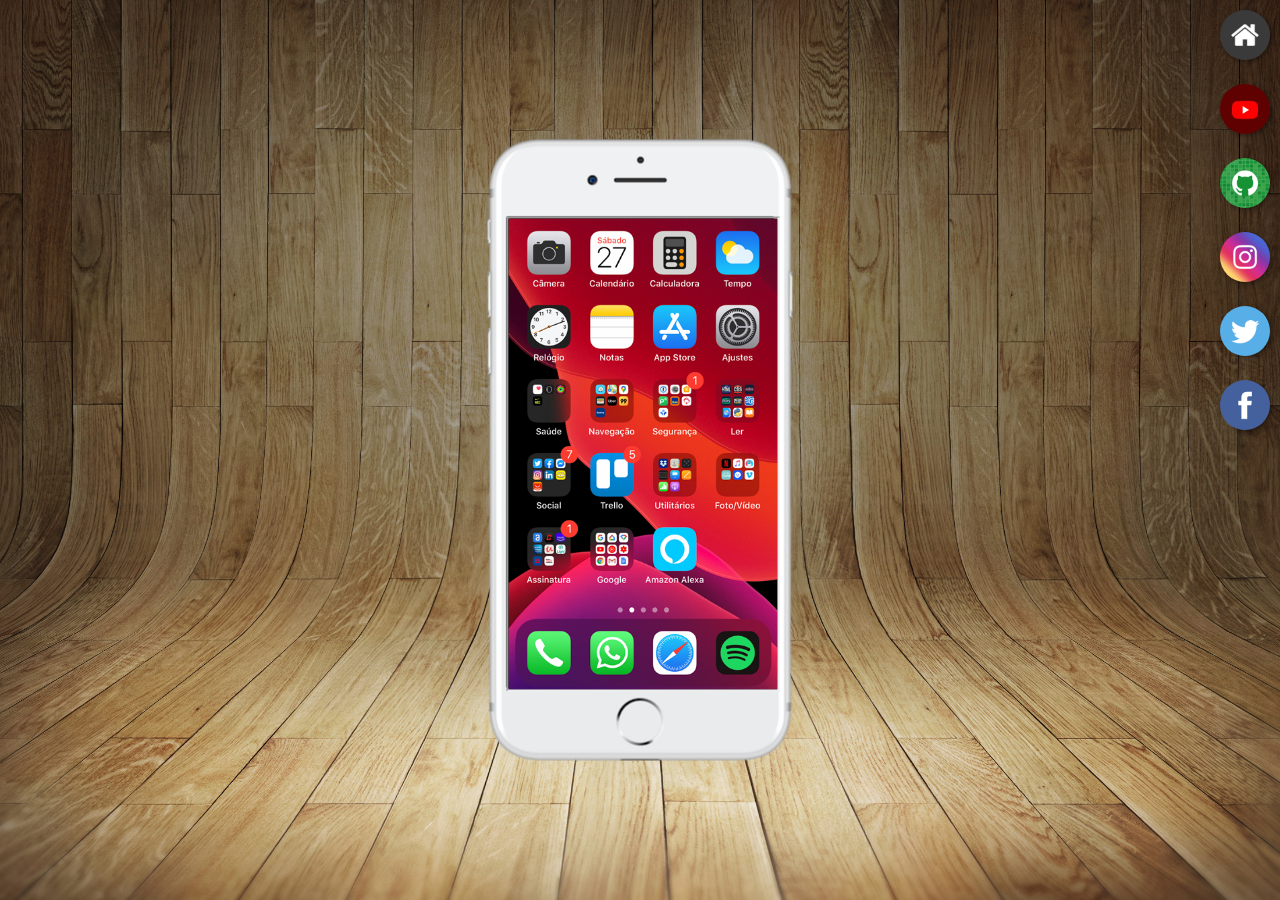
<file: index.html>
<!DOCTYPE html>

<html lang="pt-br">

<head>

    <meta charset="UTF-8">
    <meta name="viewport" content="width=device-width, initial-scale=1.0">

    <link rel="shortcut icon" href="pacote-d013/favicon.ico" type="image/x-icon">

    <title> Redes Sociais </title>

    <link rel="stylesheet" href="style/style.css">

</head>

<body>

    <main>

        <section id="telefone">

            <iframe src="paginas/pagina00.html" id="tela" name="iframe"></iframe>



        </section>

        <section id="redes-sociais">

            <a href="./paginas/pagina00.html" target="iframe"><img src="pacote-d013/imagens/logo-home.jpg" alt=""></a><br>

            <a href="paginas/pagina01.html" target="iframe"><img src="pacote-d013/imagens/logo-youtube.jpg" alt=""></a><br>
    
            <a href="paginas/pagina02.html" target="iframe"><img src="pacote-d013/imagens/logo-github.jpg" alt=""></a><br>
    
           <a href="paginas/pagina03.html" target="iframe"><img src="pacote-d013/imagens/logo-instagram.jpg" alt=""></a><br>
    
           <a href="paginas/pagina04.html" target="iframe"><img src="pacote-d013/imagens/logo-twitter.jpg" alt=""></a><br>
    
           <a href="paginas/pagina05.html" target="iframe"><img src="pacote-d013/imagens/logo-facebook.jpg" alt=""></a>


        </section>


    </main>
    

    
</body>

</html>
</file>
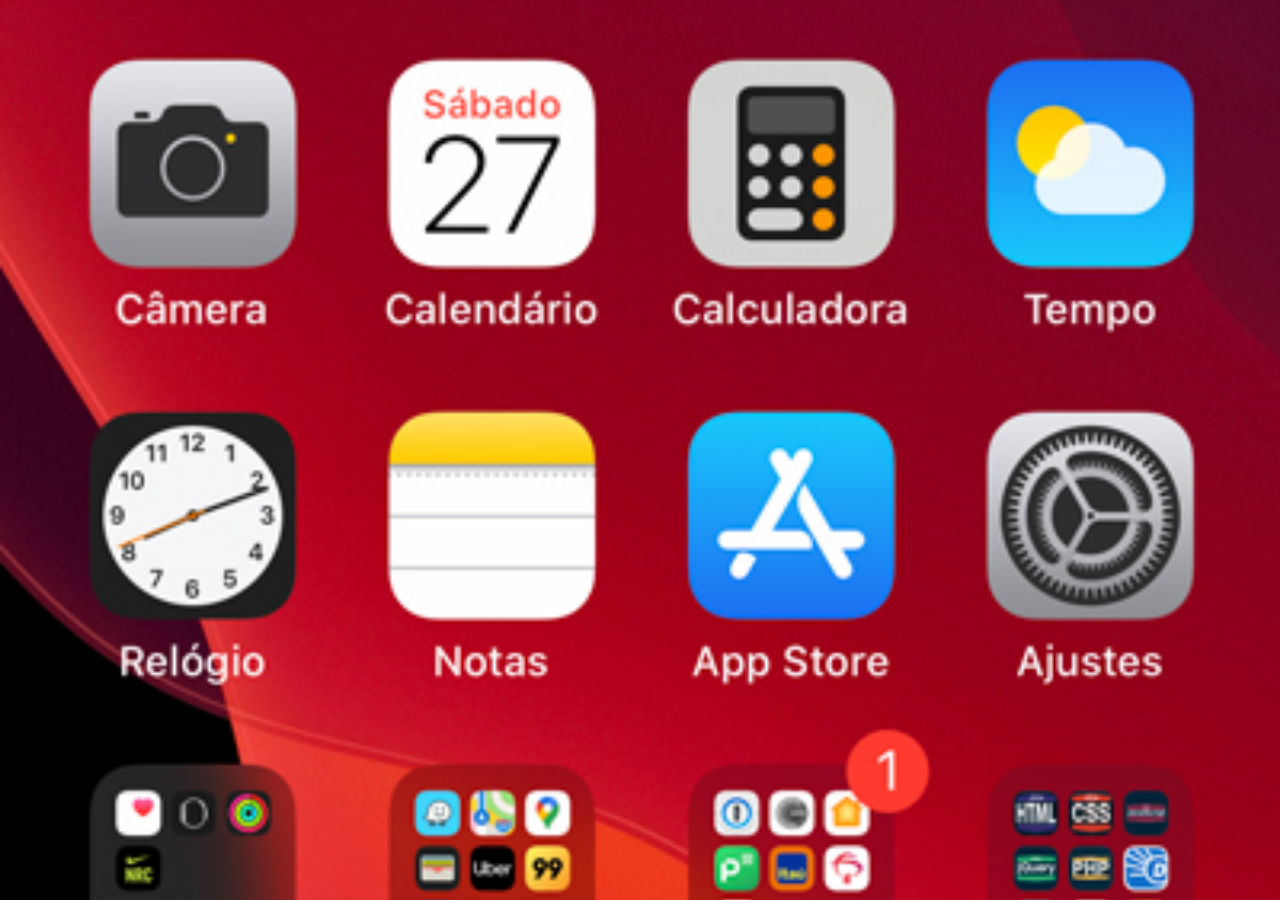
<file: paginas/pagina00.html>
<!DOCTYPE html>

<html lang="pt-br">

<head>

    <meta charset="UTF-8">
    <meta name="viewport" content="width=device-width, initial-scale=1.0">
    
    <title> Home </title>

    <style>

        *{
            margin: 0px;
            padding: 0px;
        }

        body{
            width: 100vw;
            height: 100vh;
            background: black url(../pacote-d013/imagens/tela-home.jpg) no-repeat top center;
            background-size: cover;

        }


    </style>

</head>

<body>
    
</body>

</html>
</file>
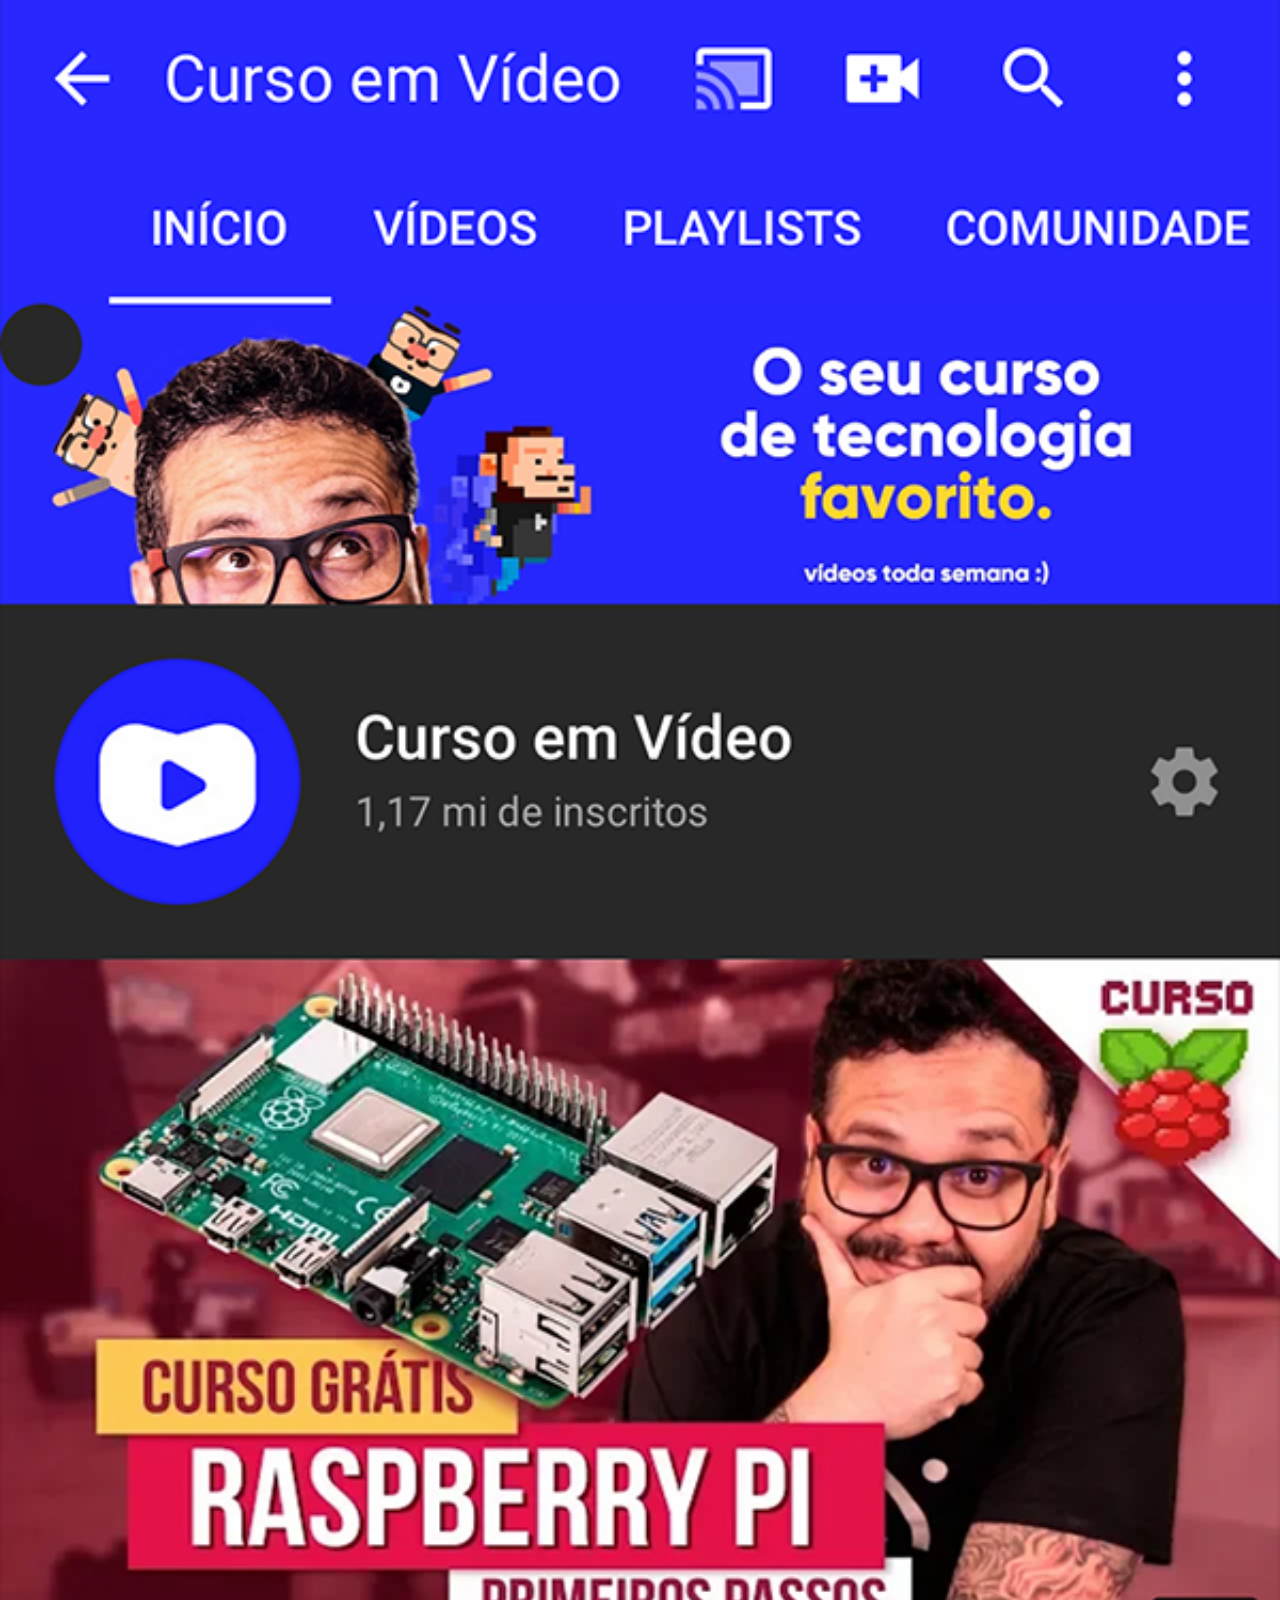
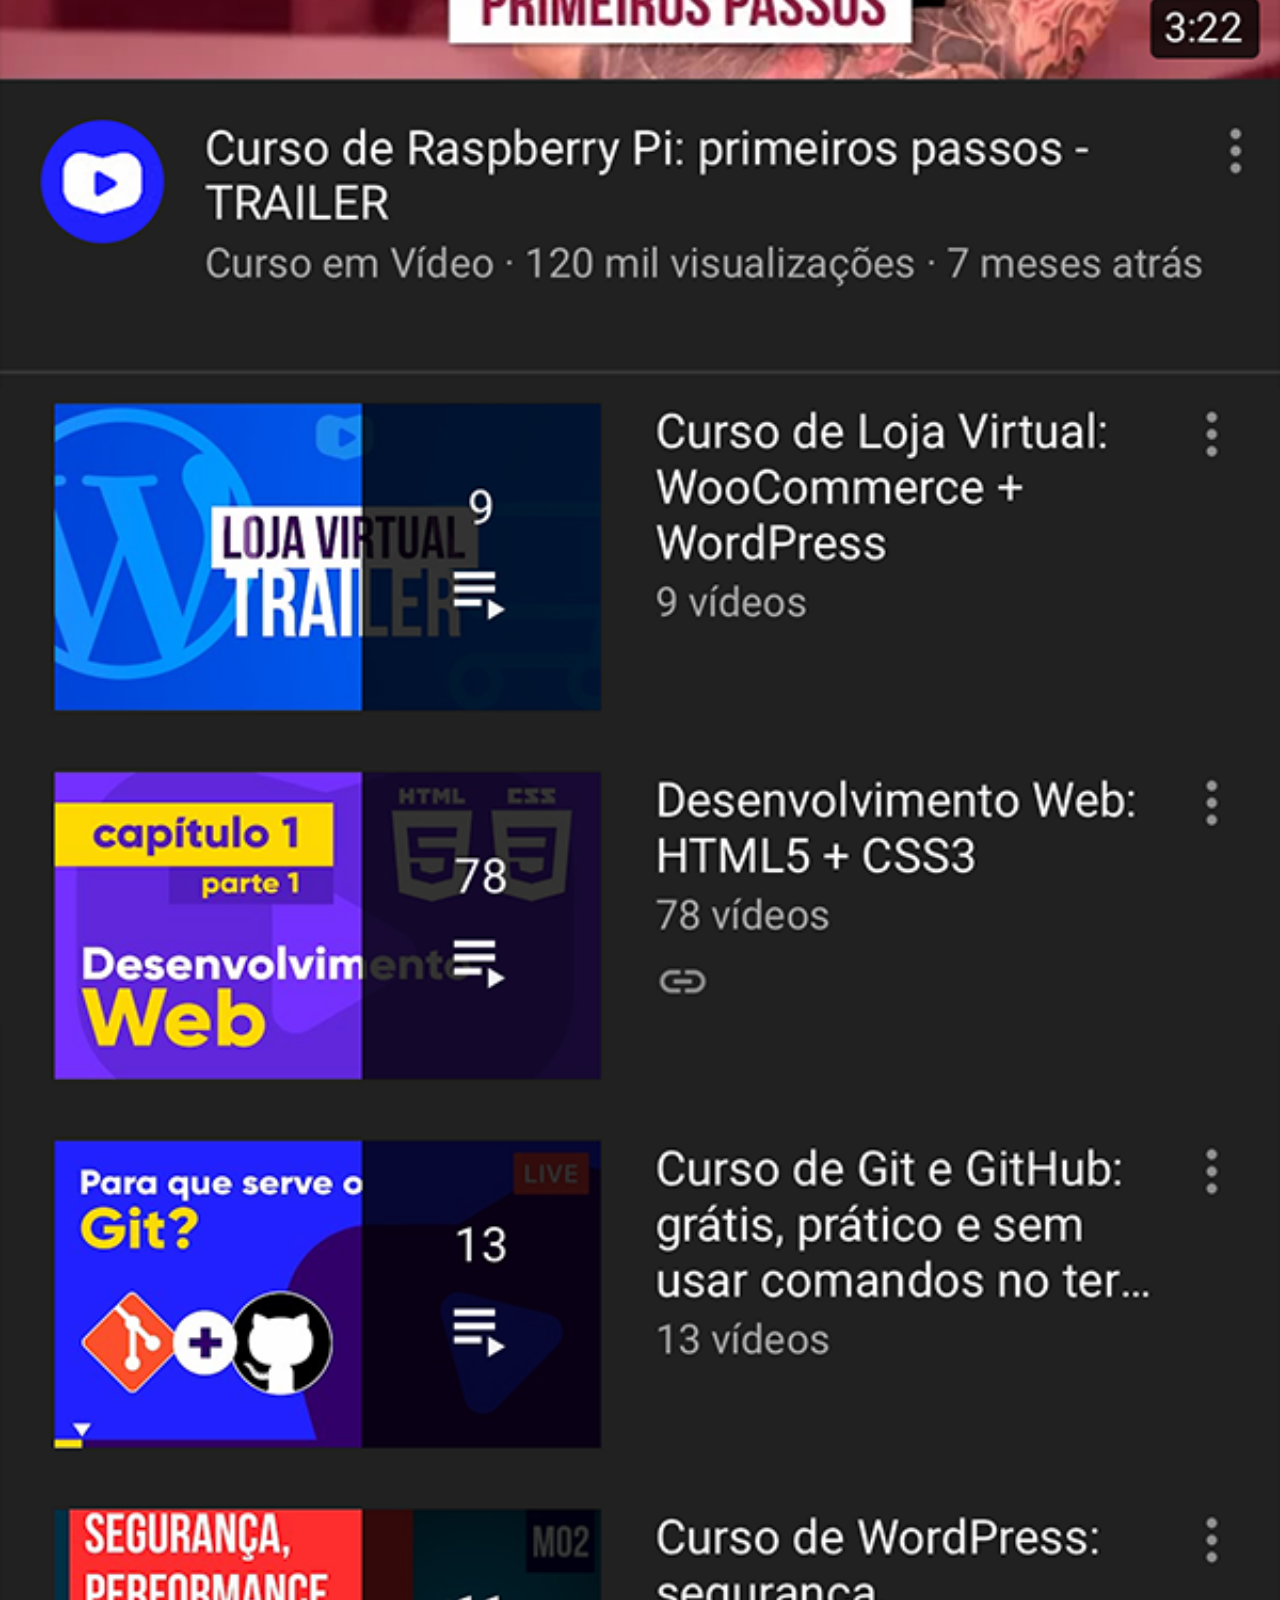
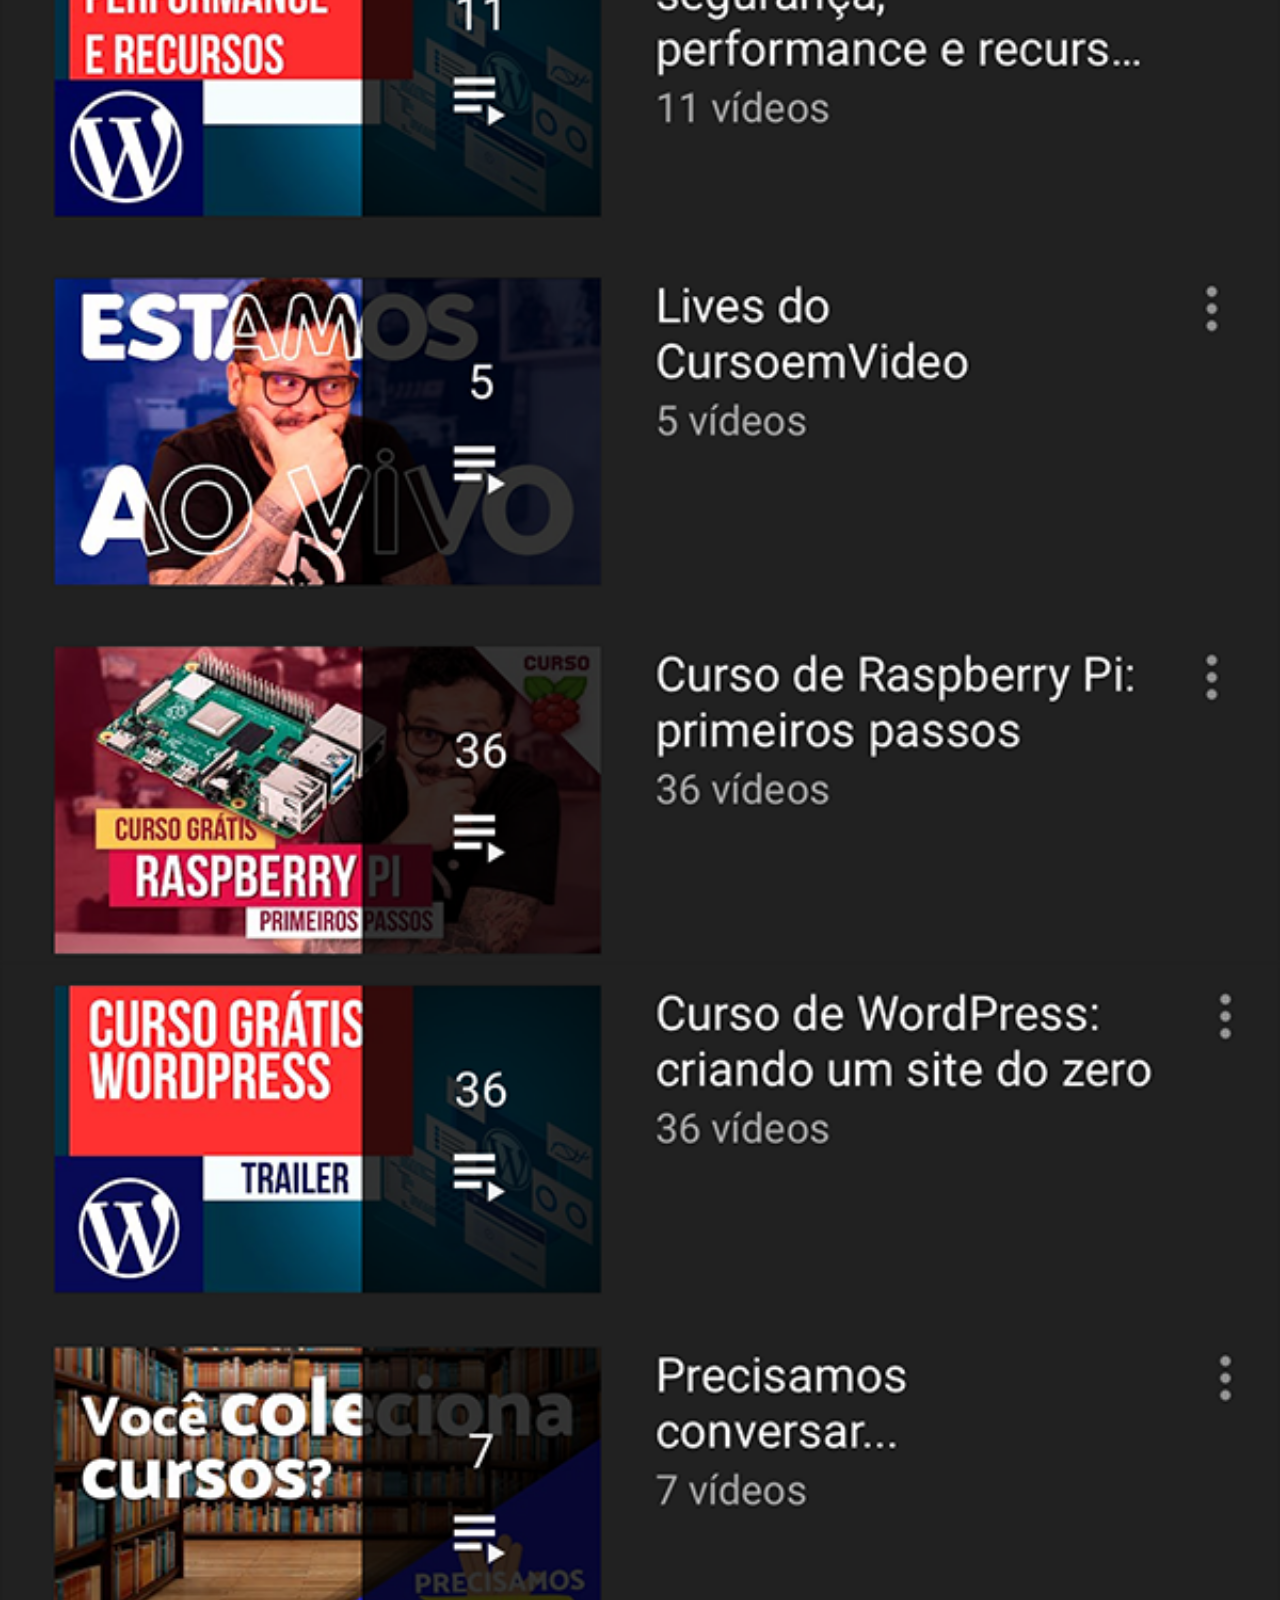
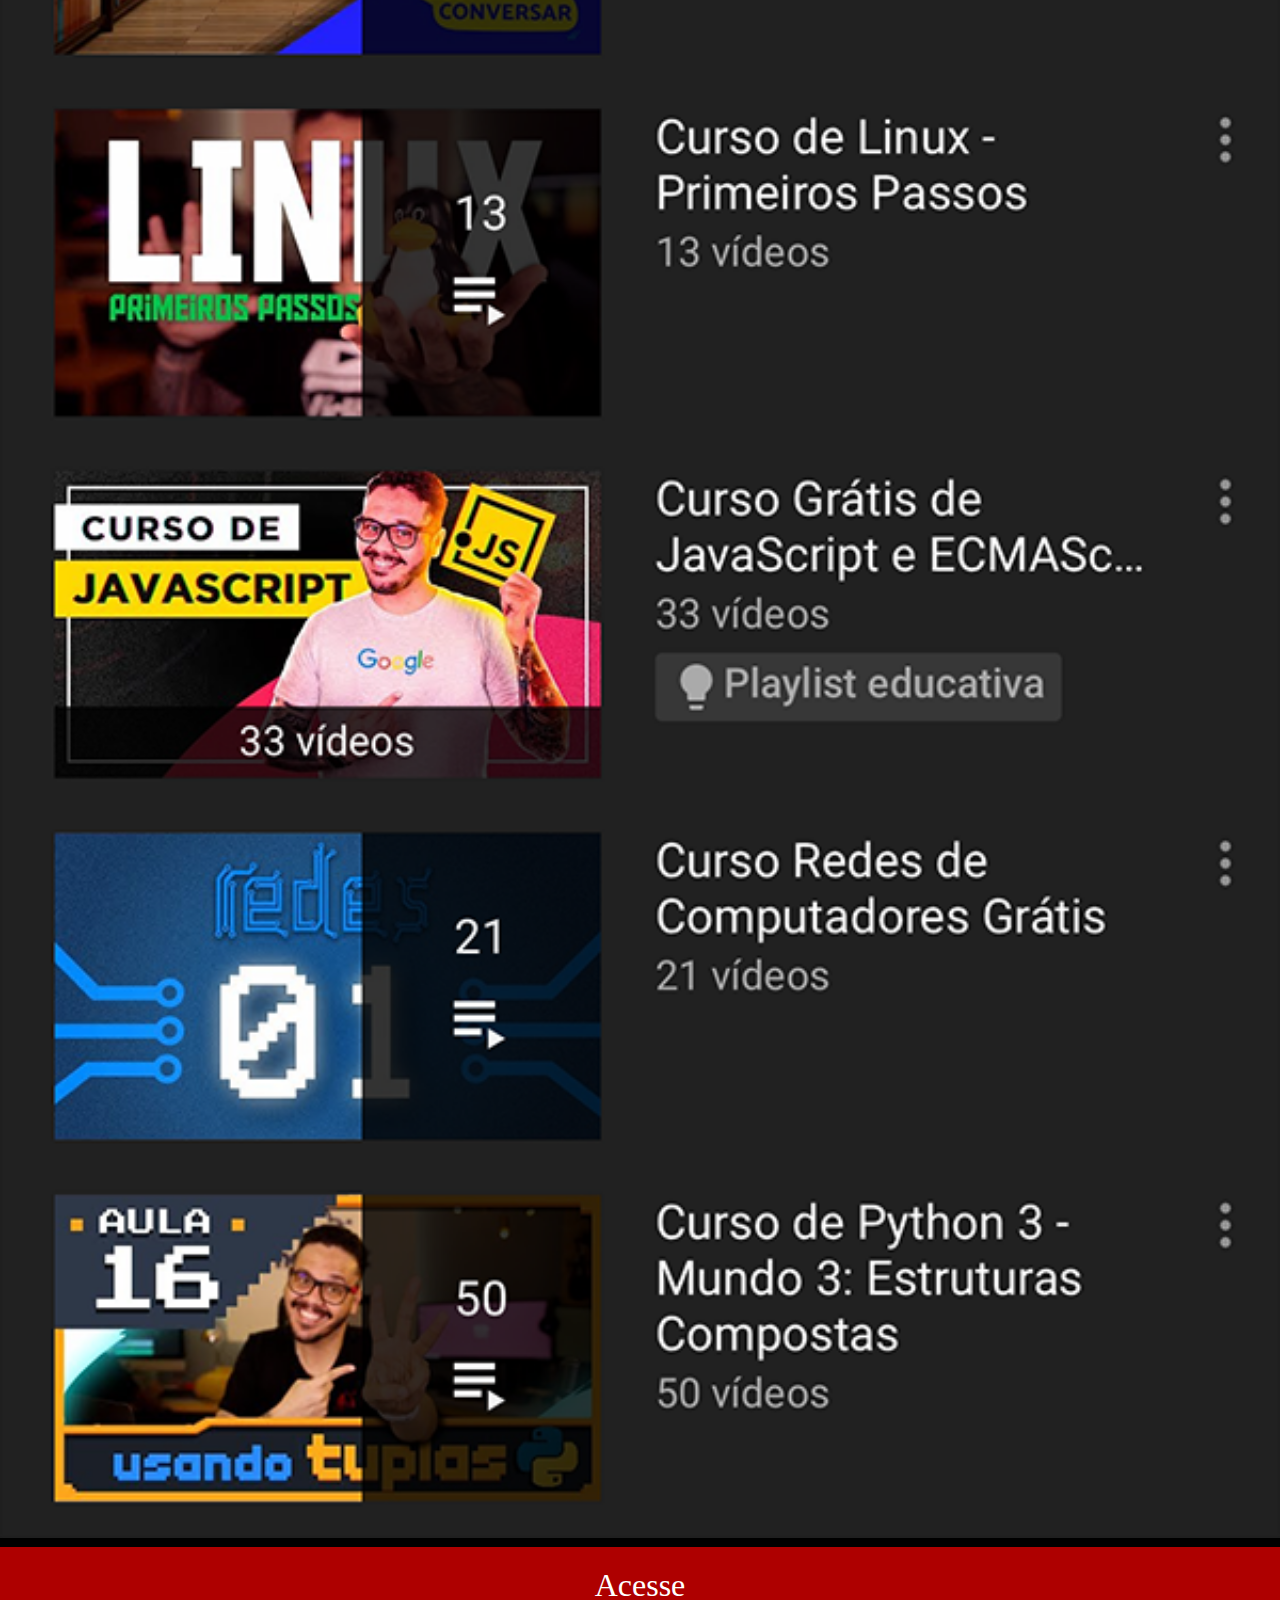
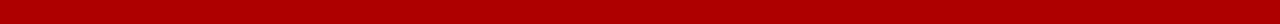
<file: paginas/pagina01.html>
<!DOCTYPE html>

<html lang="pt-br">

<head>

    <meta charset="UTF-8">
    <meta name="viewport" content="width=device-width, initial-scale=1.0">

    <link rel="shortcut icon" href="../pacote-d013/favicon.ico" type="image/x-icon">

    <title> Redes Sociais </title>

    <link rel="stylesheet" href="../style/style2.css">

</head>

<body>

    <img src="../pacote-d013/imagens/tela-youtube.png" alt="">

    <footer> <a href="https://www.youtube.com/channel/UCrWvhVmt0Qac3HgsjQK62FQ" target="_blank">
        <p> Acesse </p>
    </a> </footer>
    
</body>

</html>
</file>
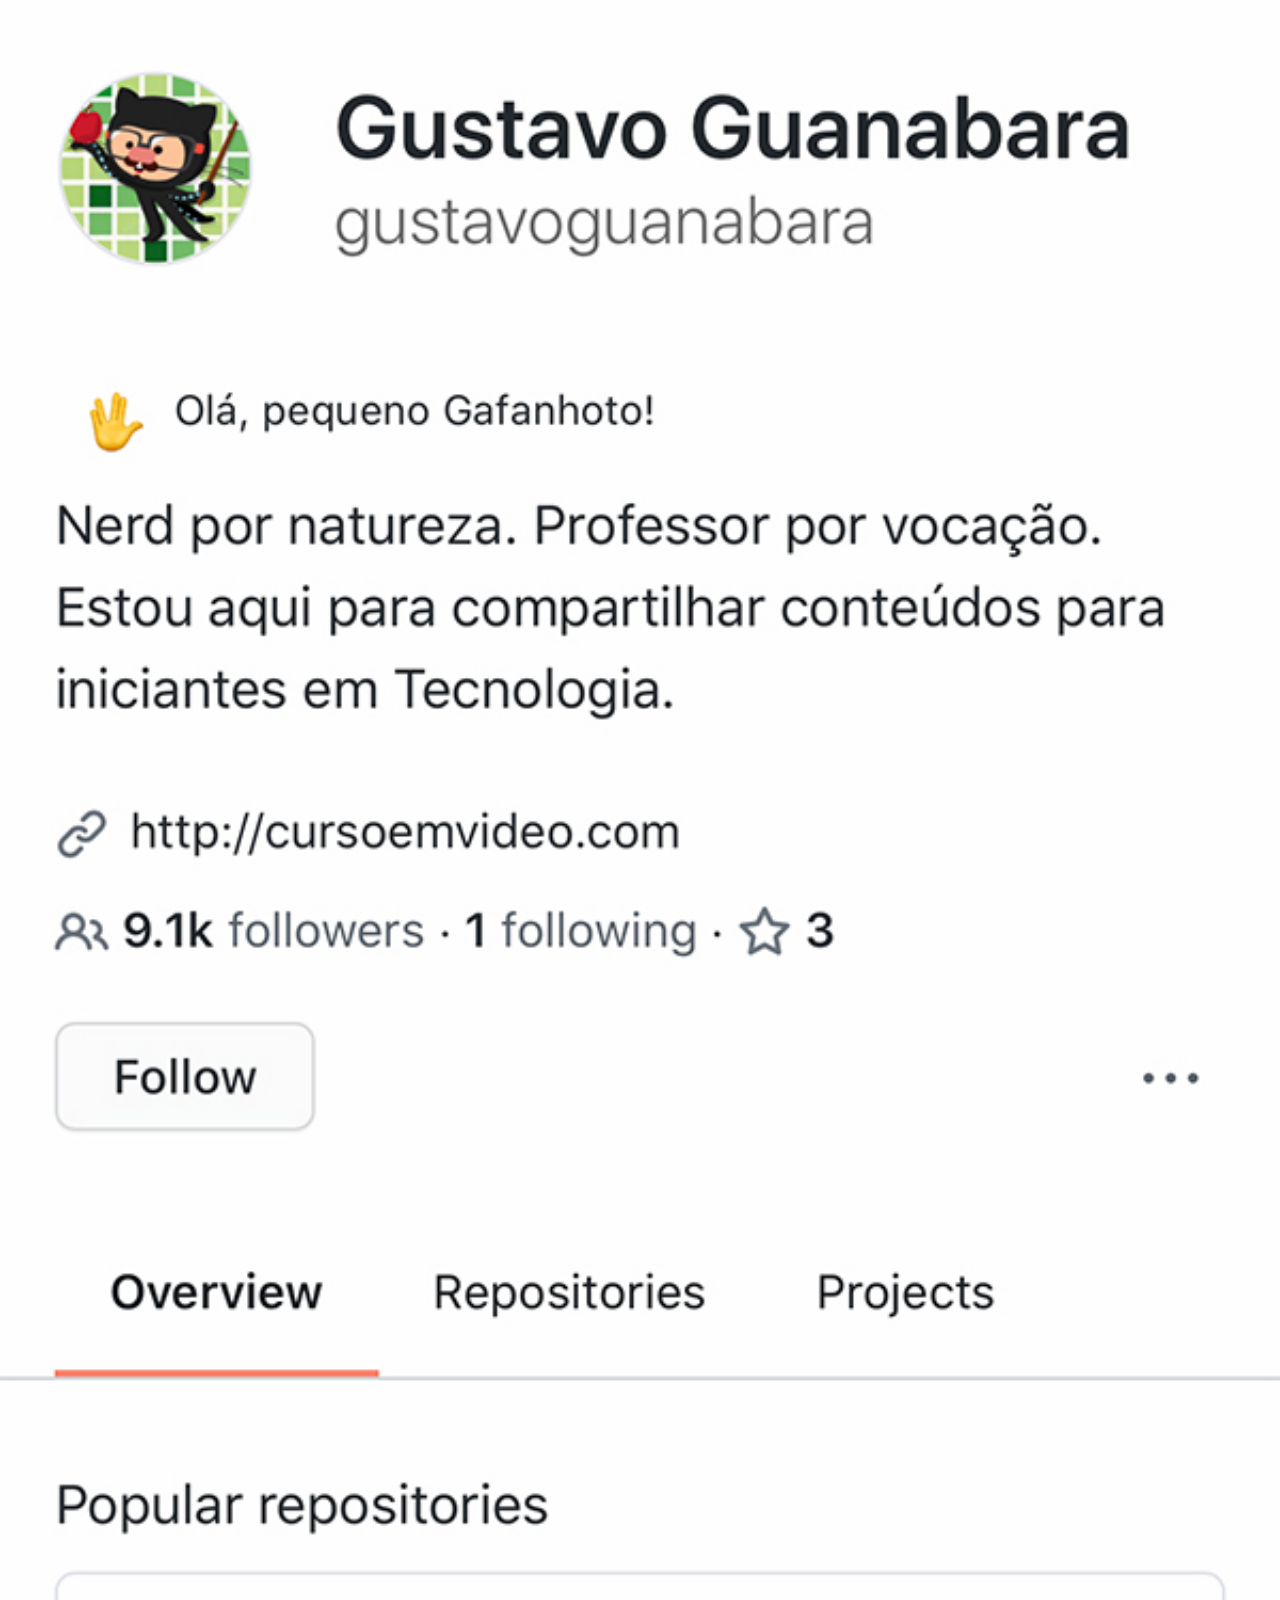
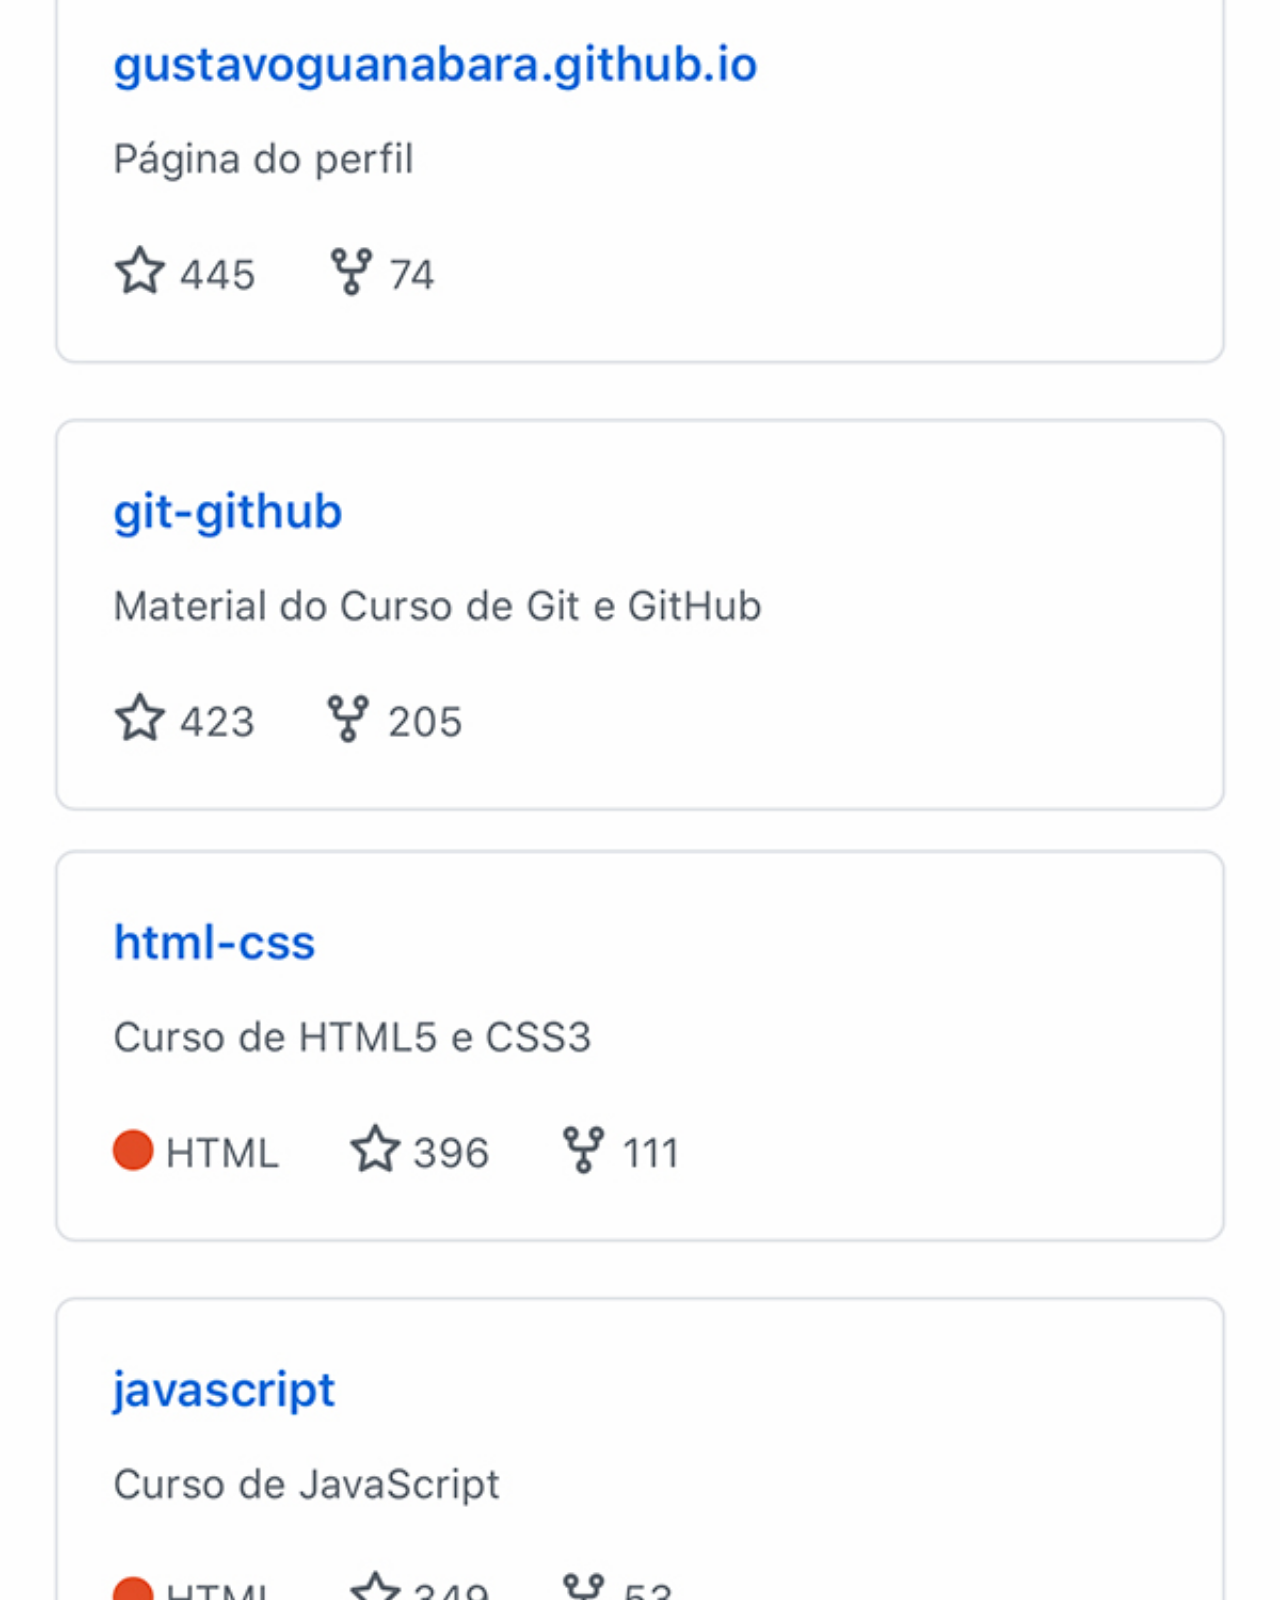
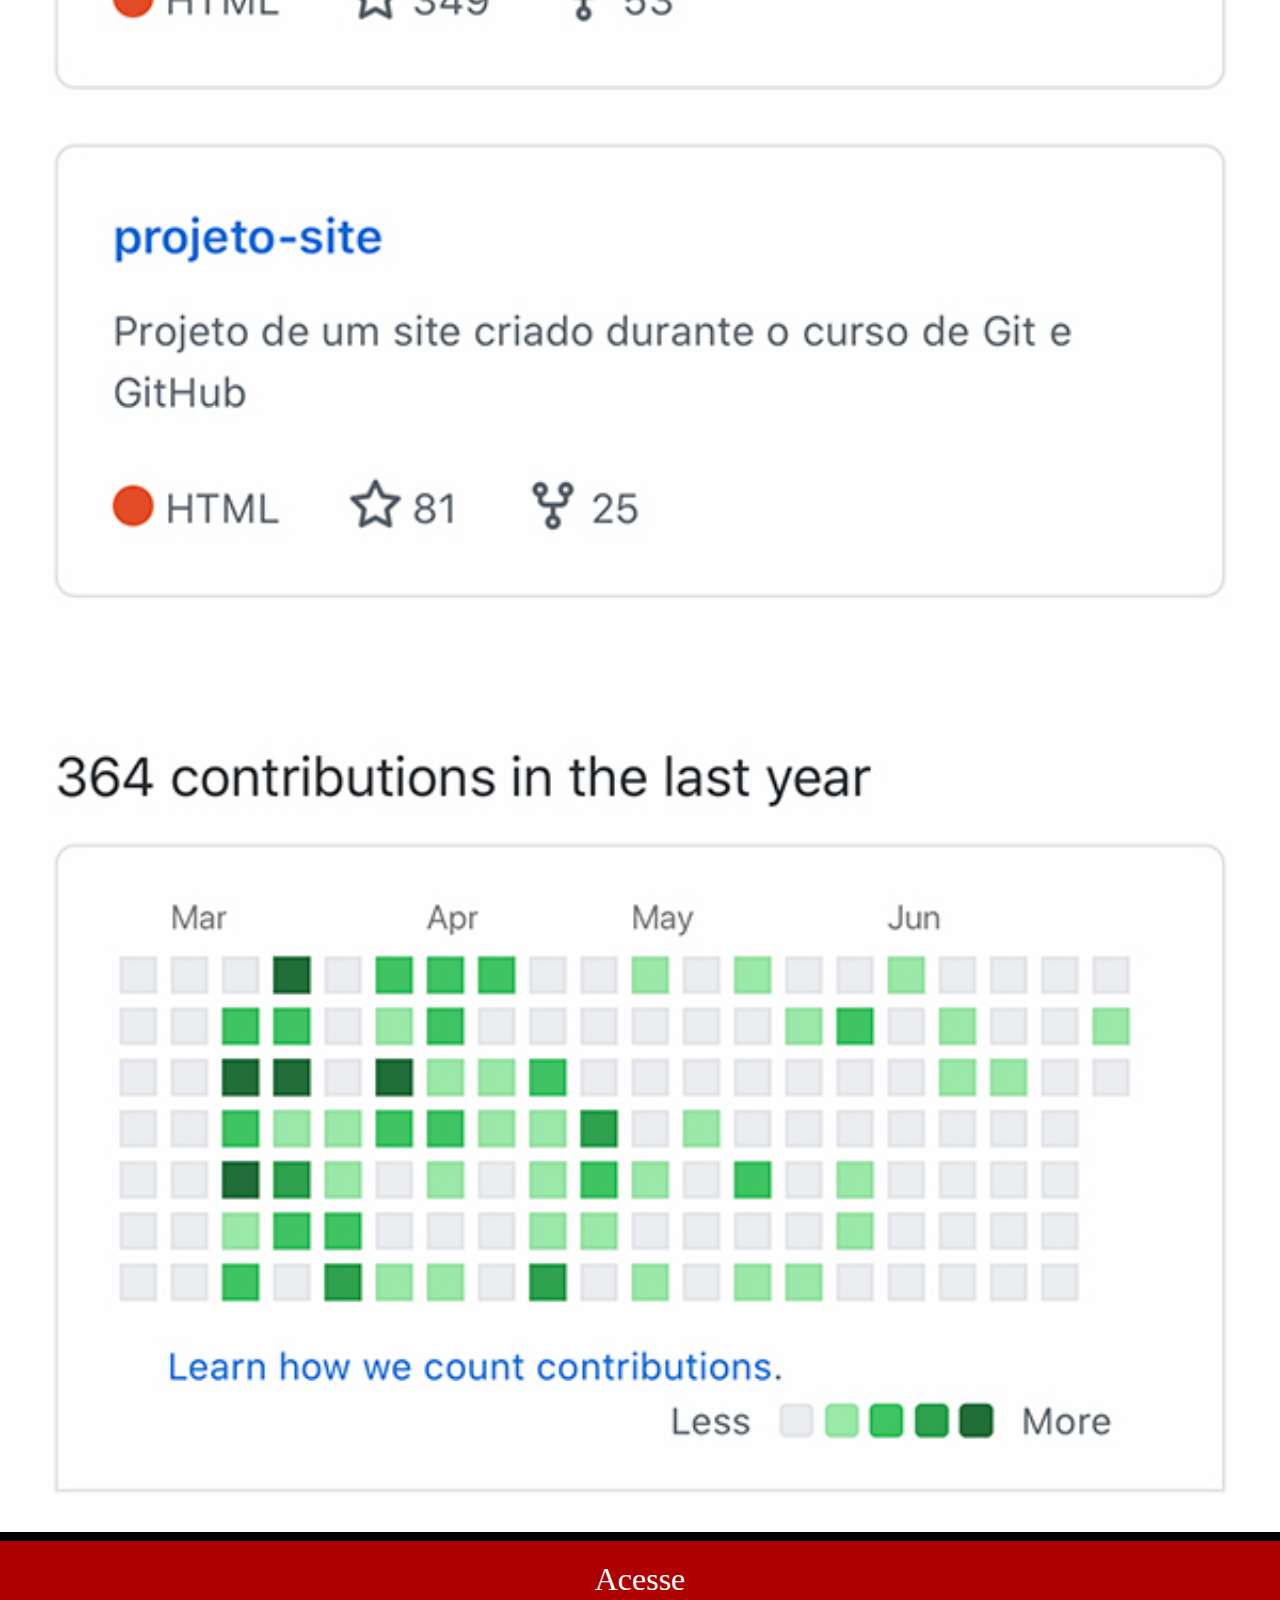
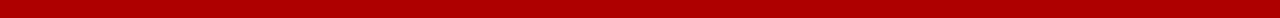
<file: paginas/pagina02.html>
<!DOCTYPE html>

<html lang="pt-br">

<head>

    <meta charset="UTF-8">
    <meta name="viewport" content="width=device-width, initial-scale=1.0">

    <link rel="shortcut icon" href="../pacote-d013/favicon.ico" type="image/x-icon">

    <title> Redes Sociais </title>

    <link rel="stylesheet" href="../style/style2.css">

</head>

<body>

    <img src="../pacote-d013/imagens/tela-github.jpg" alt="">

    <footer> <a href="https://github.com/gustavoguanabara" target="_blank">
        <p> Acesse </p>
    </a> </footer>
    
</body>

</html>
</file>
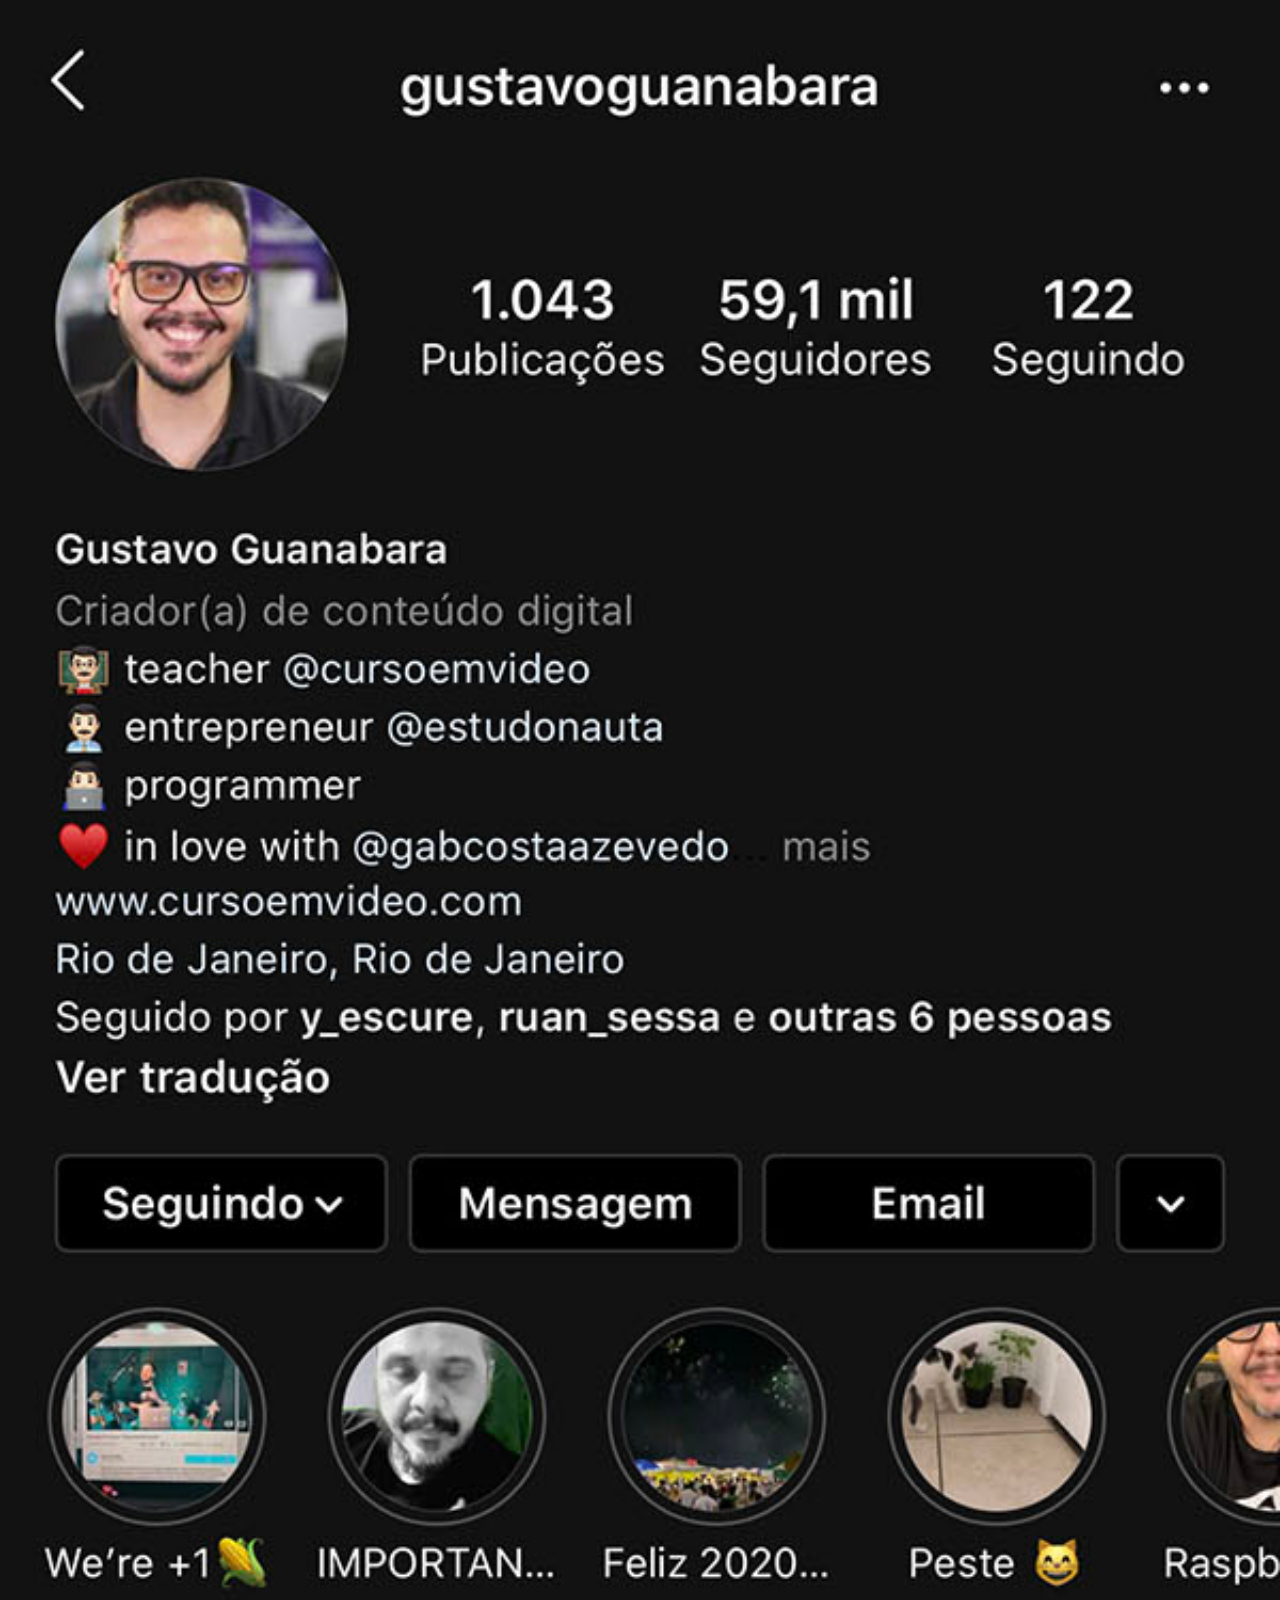
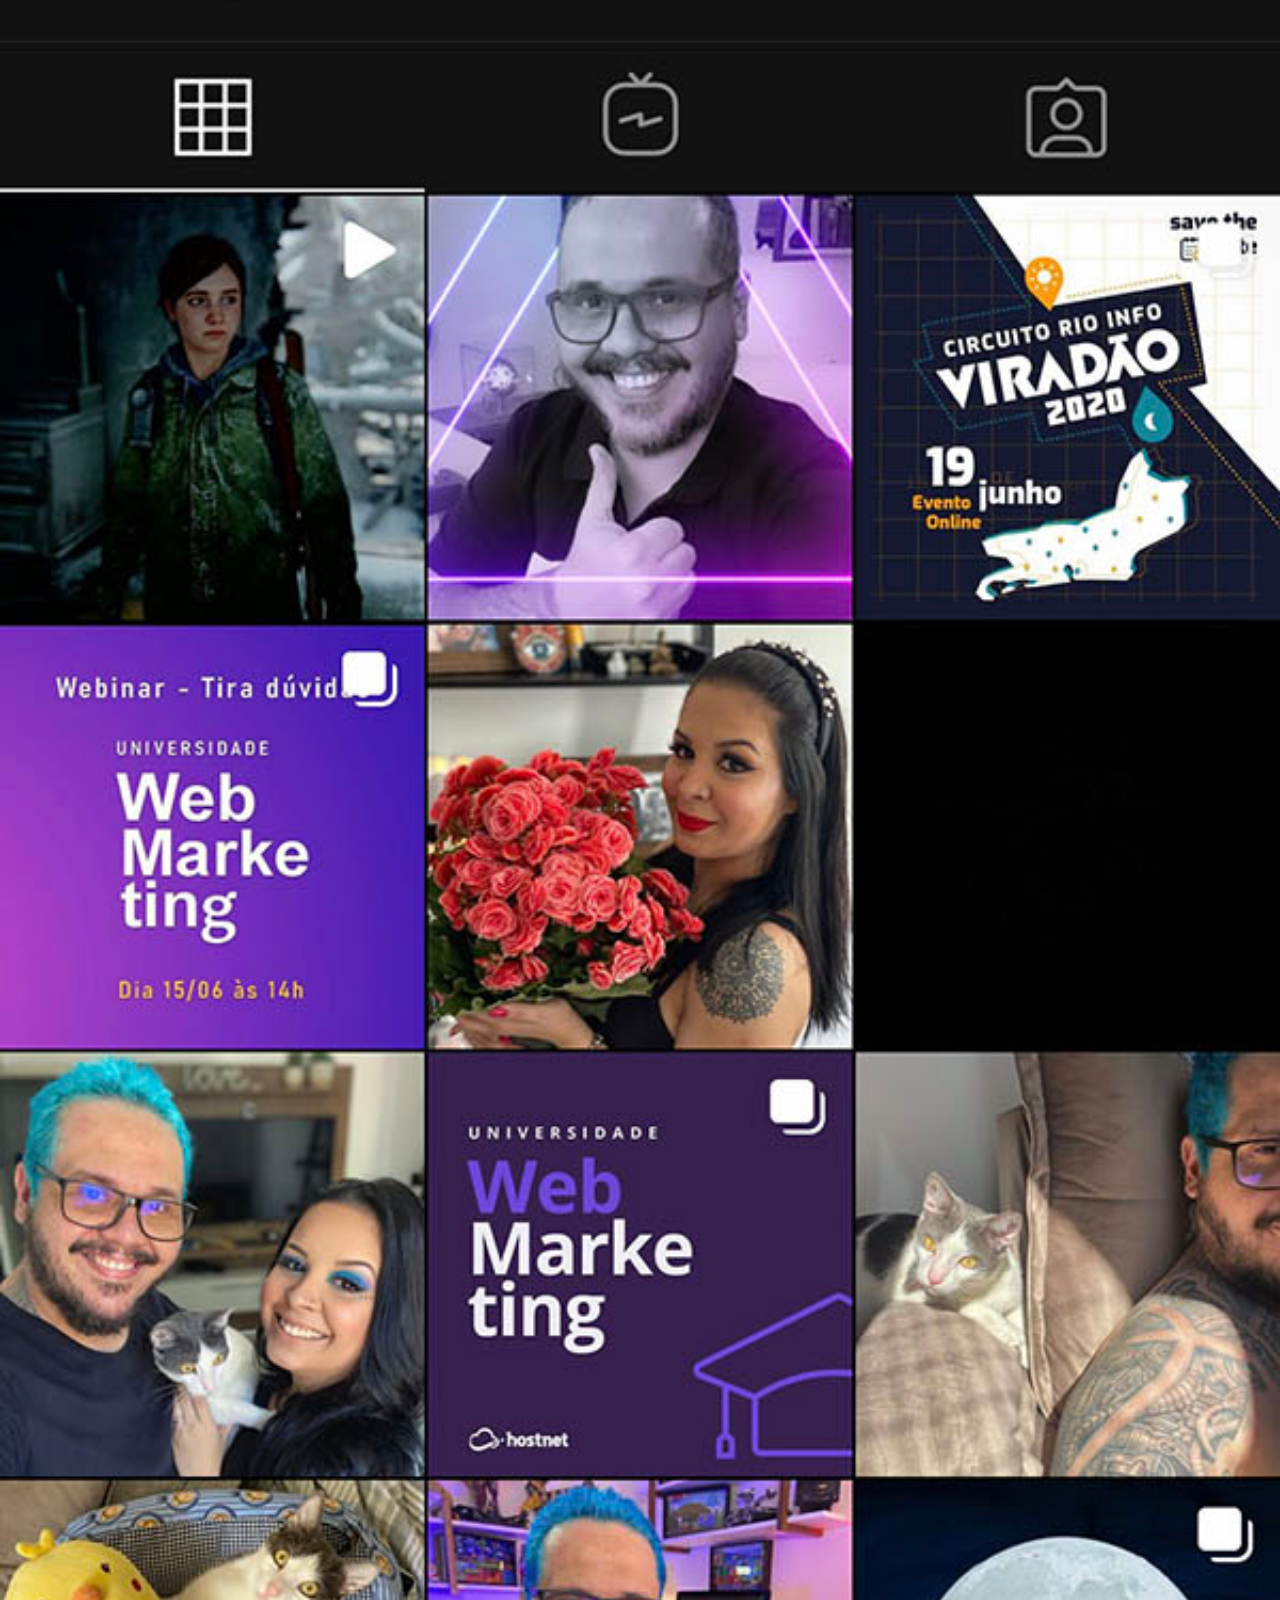
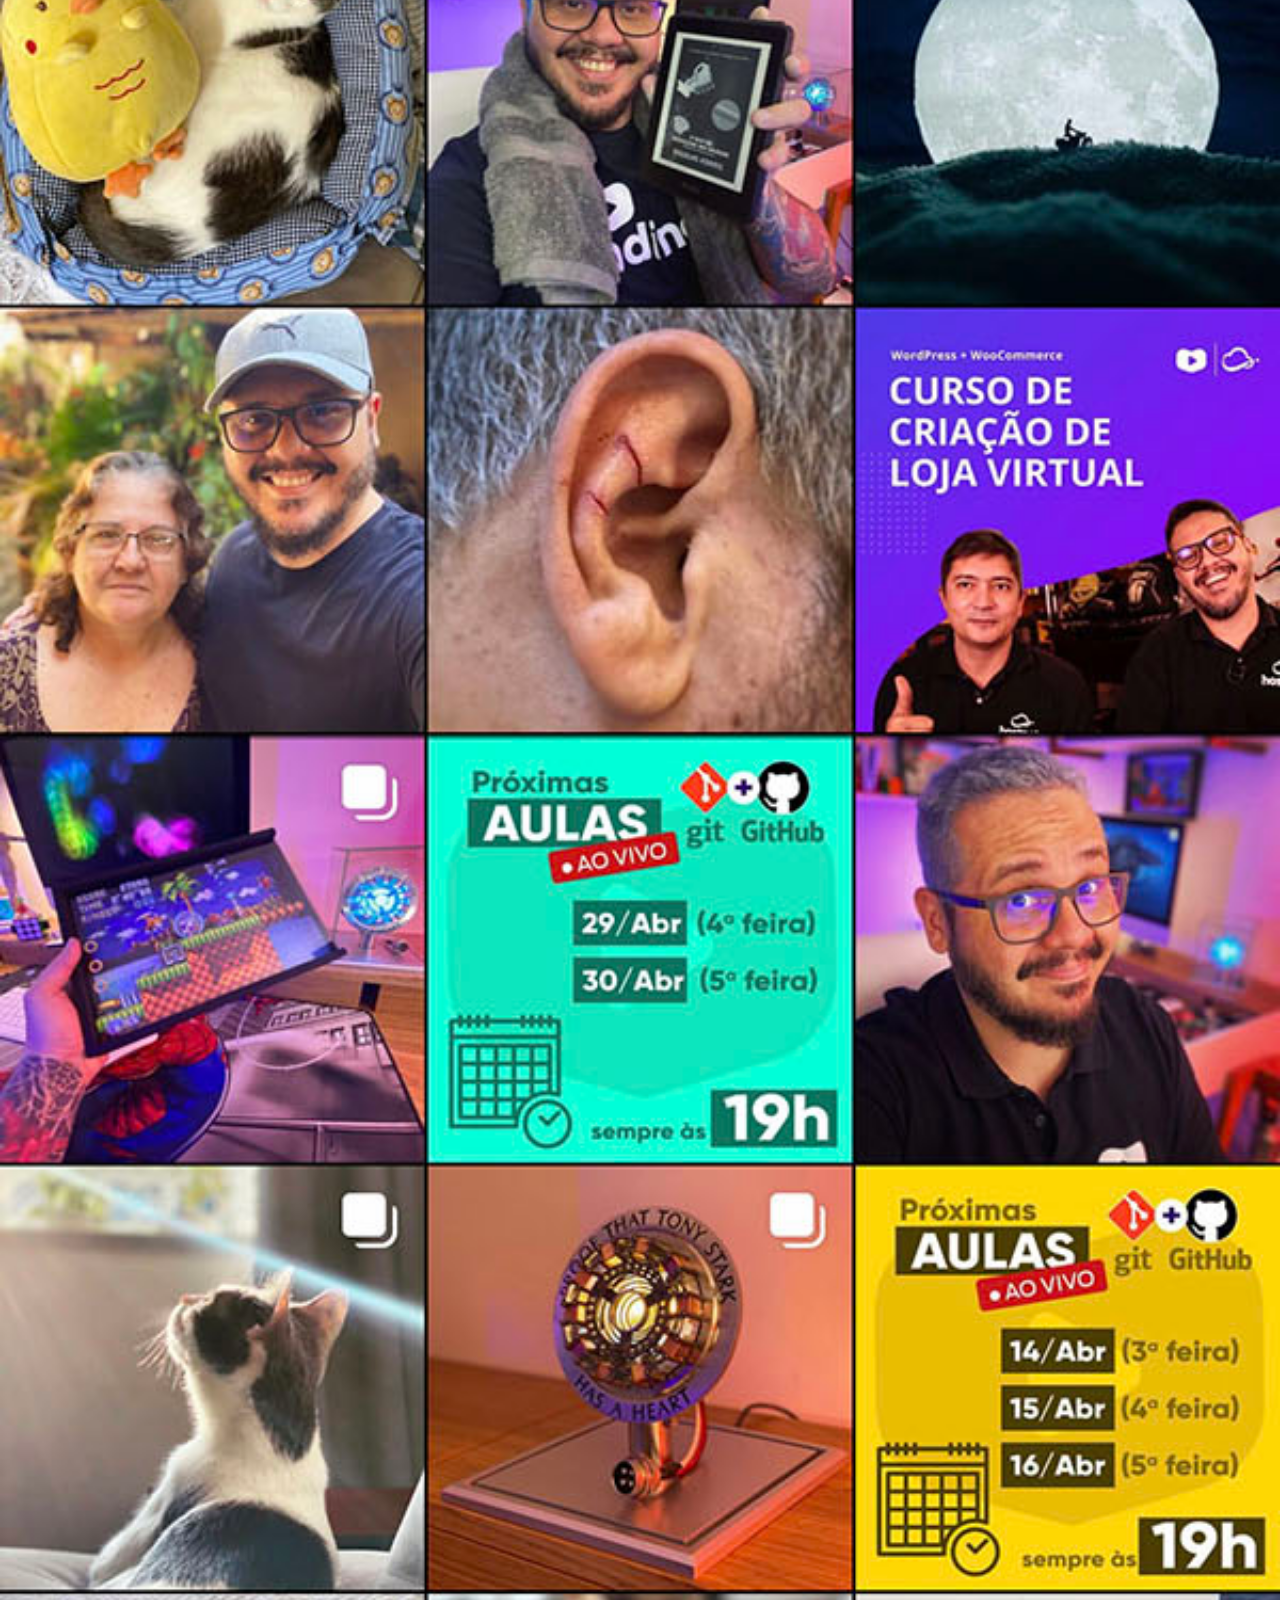
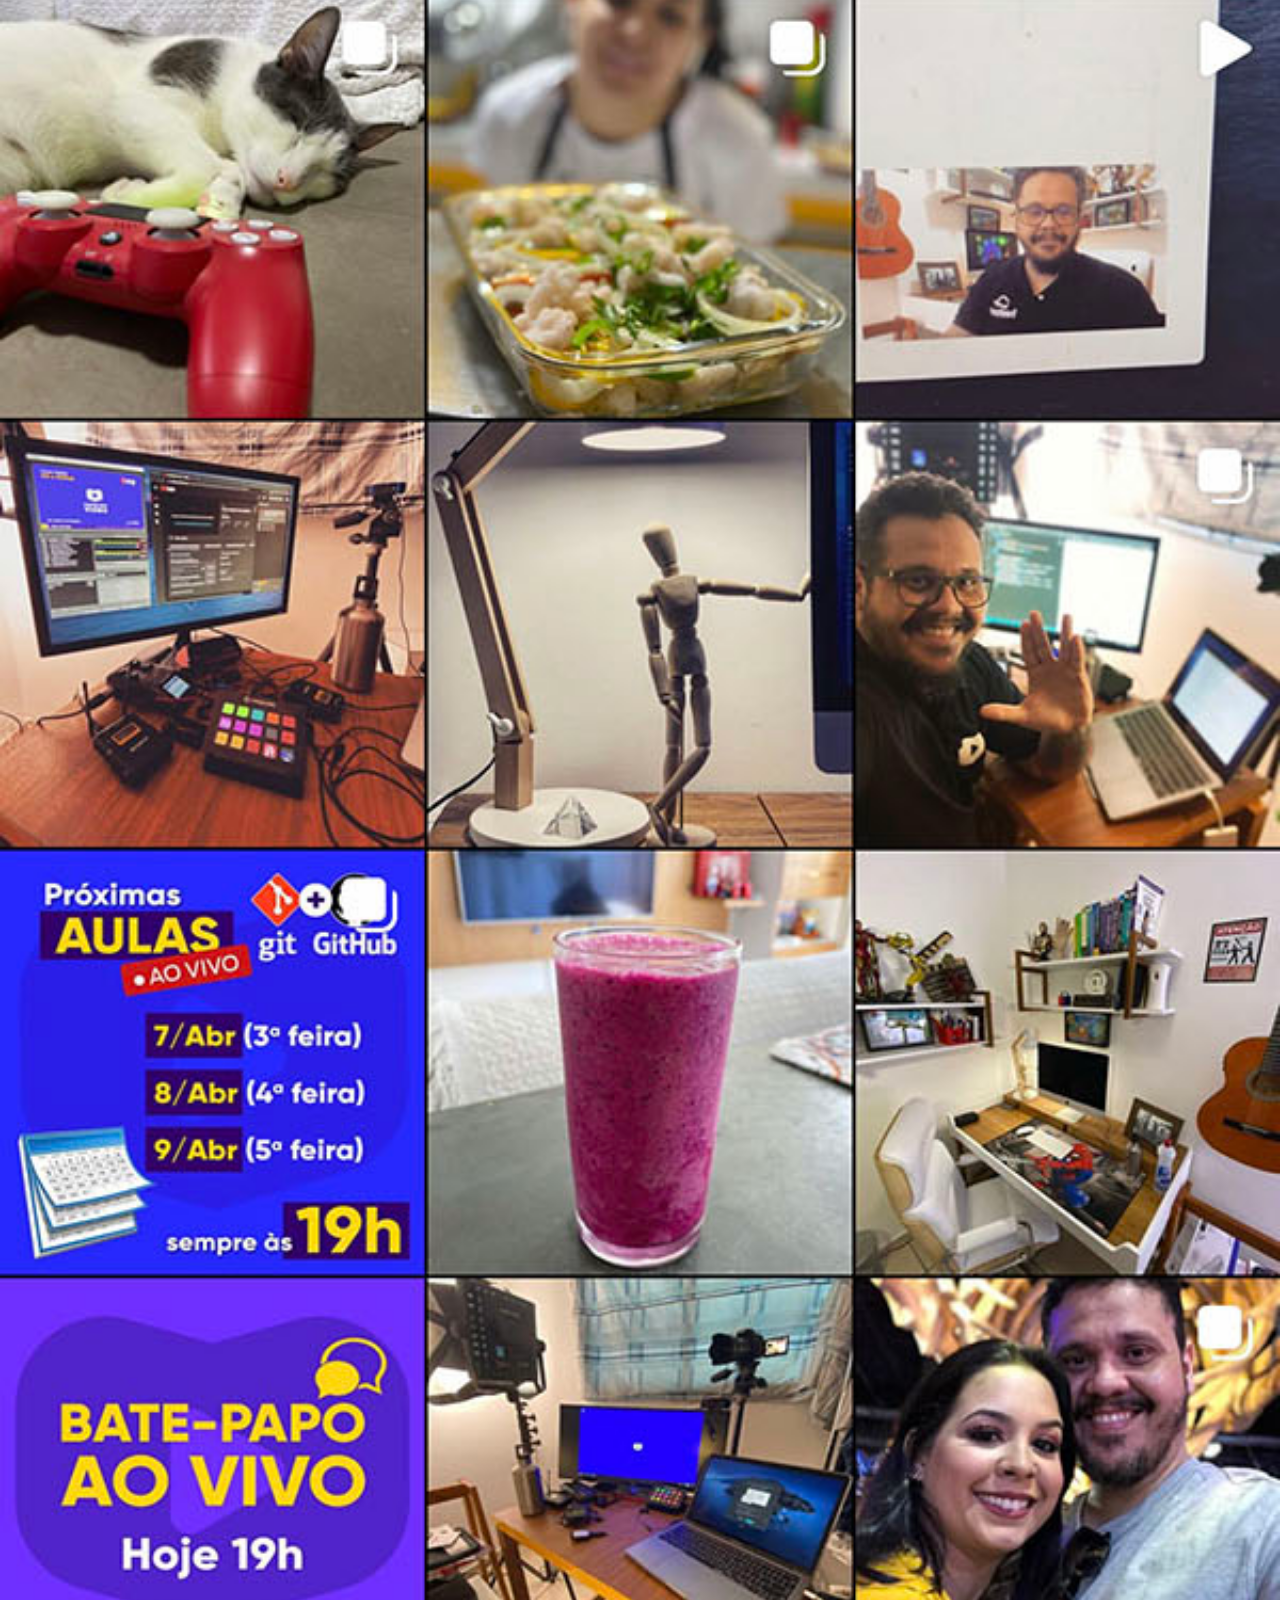
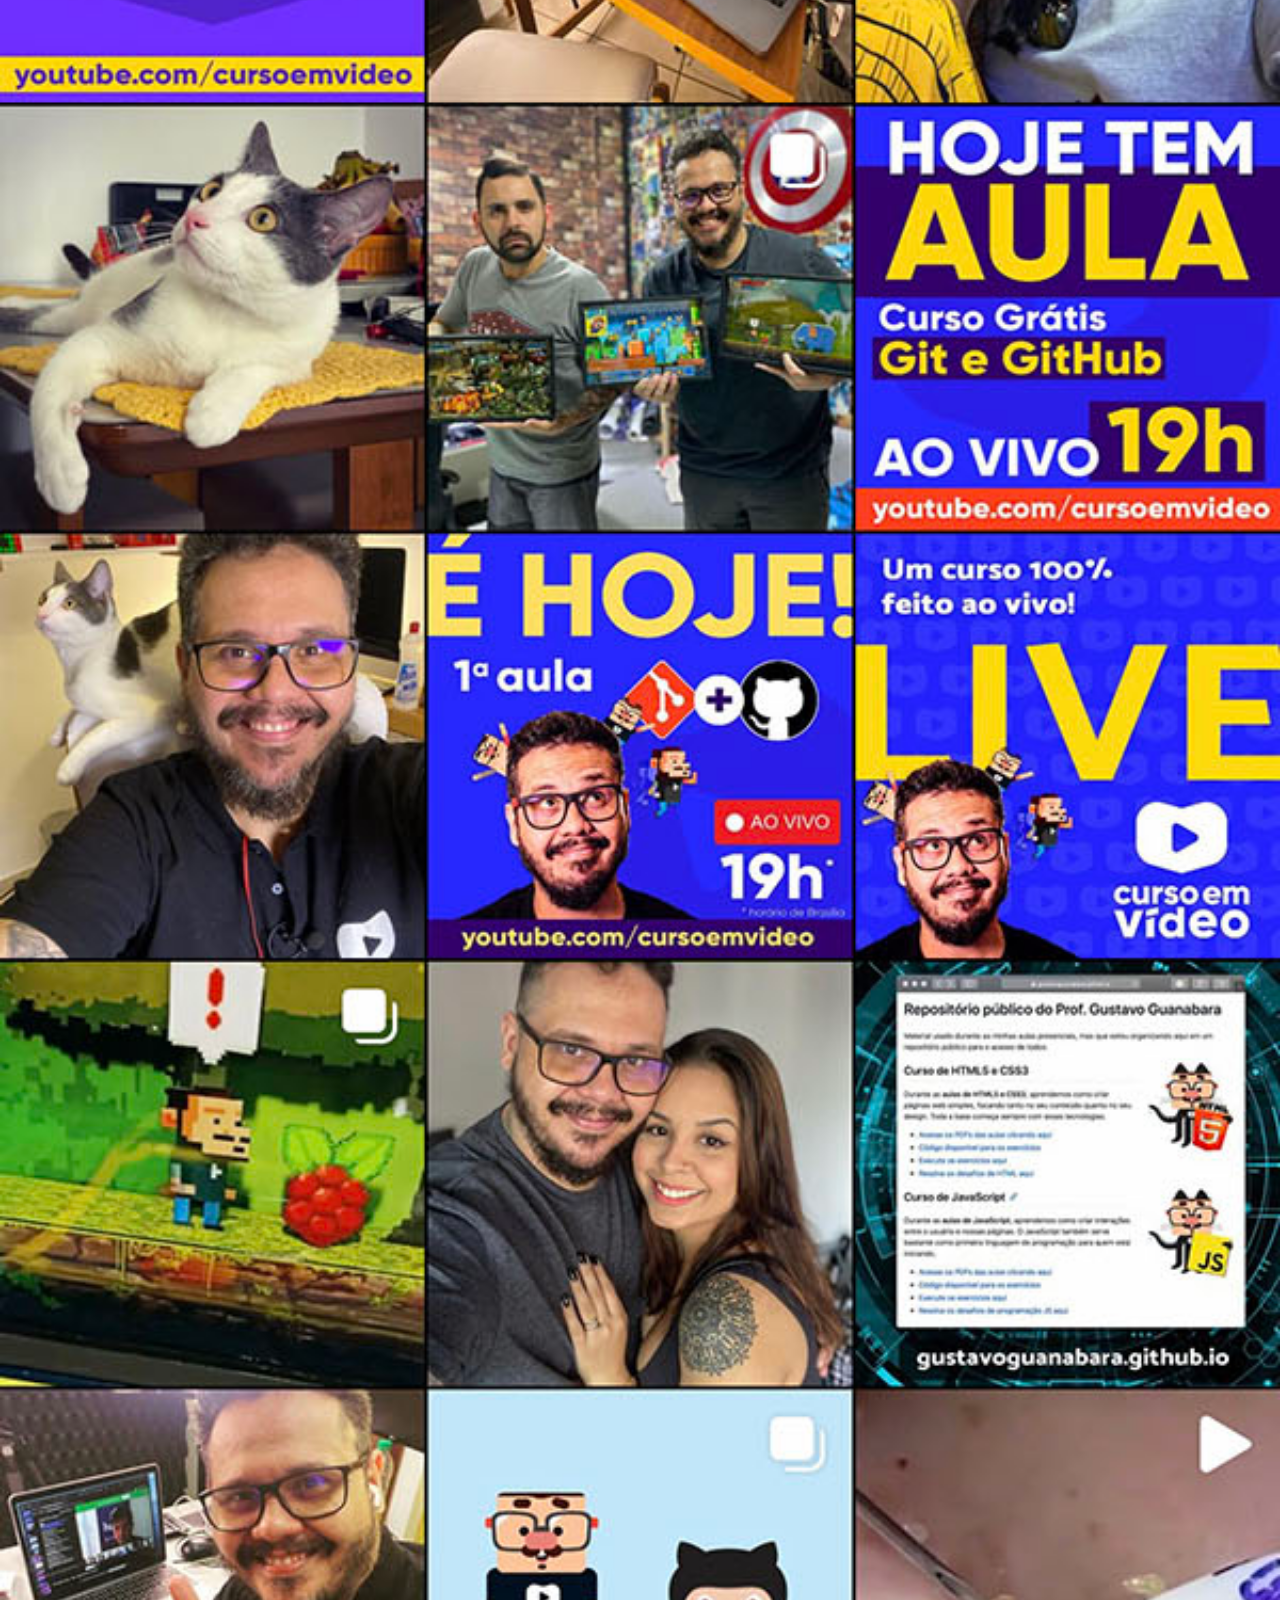
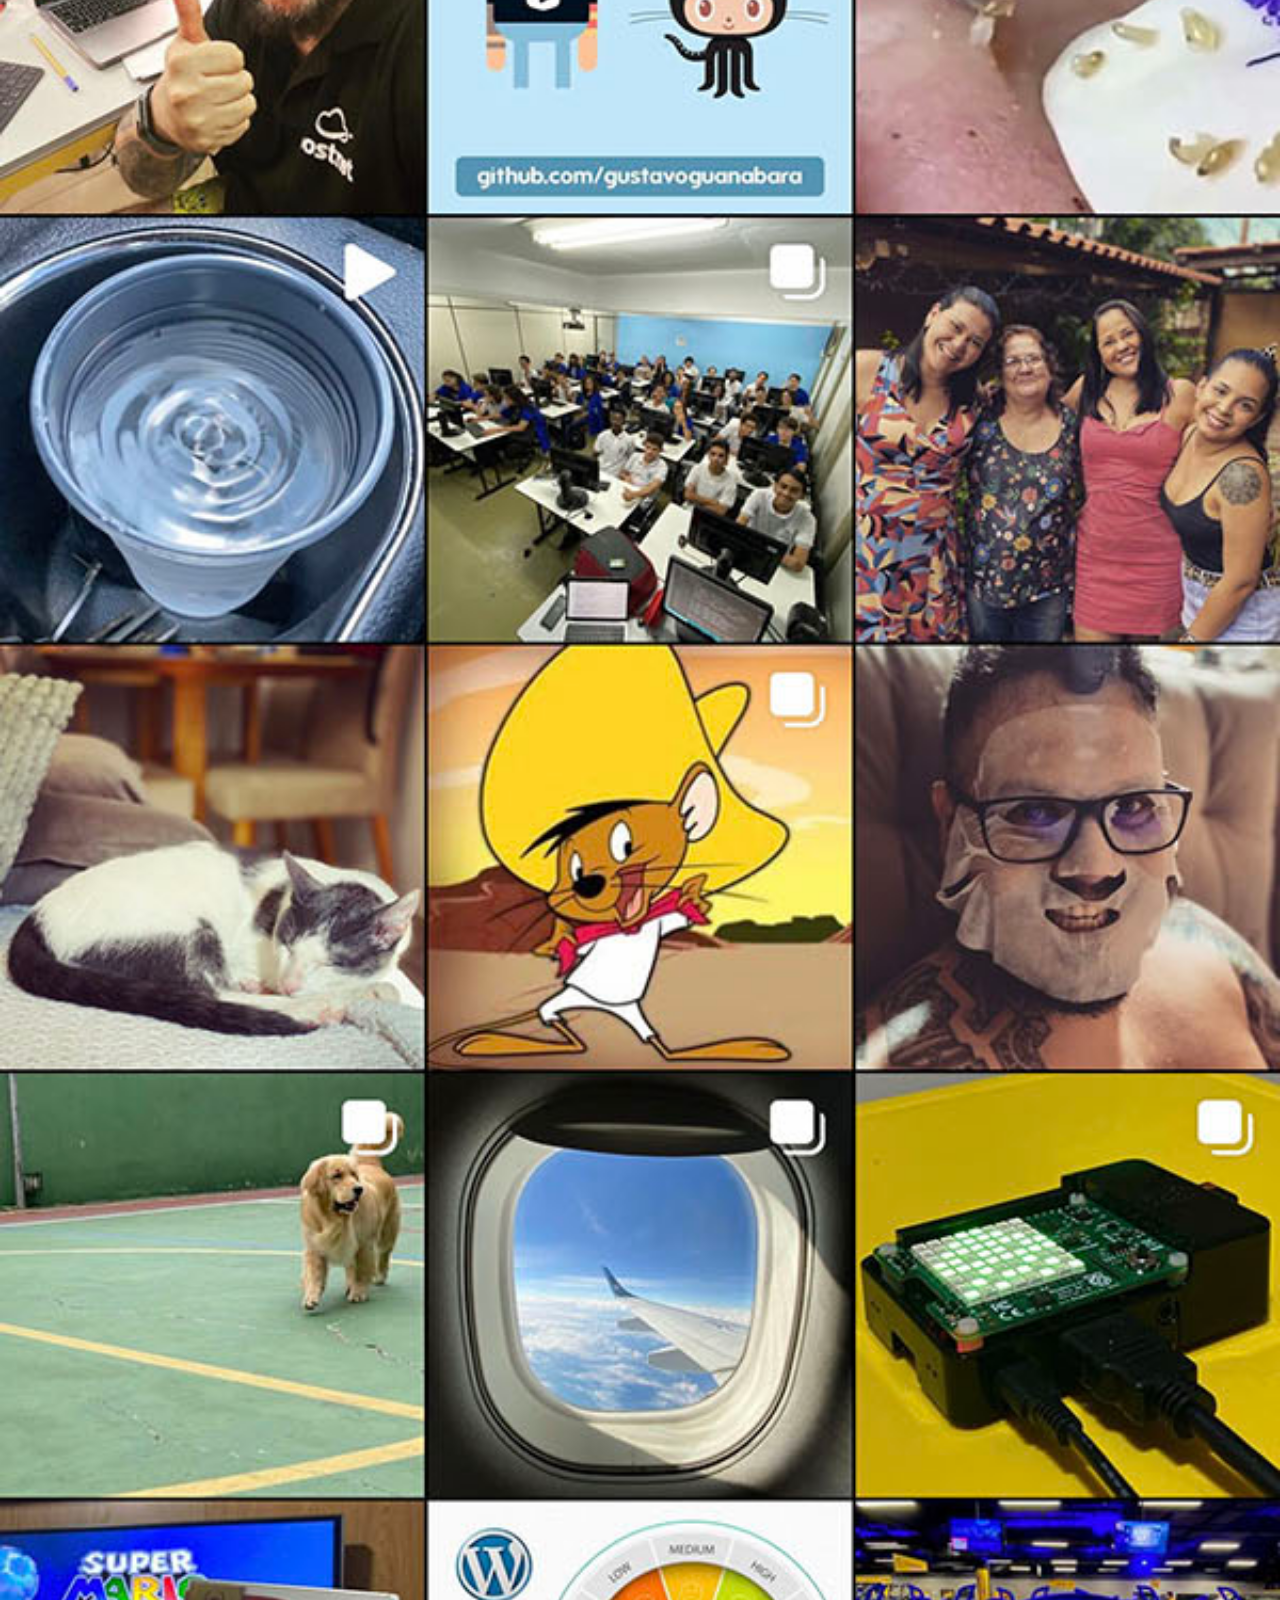
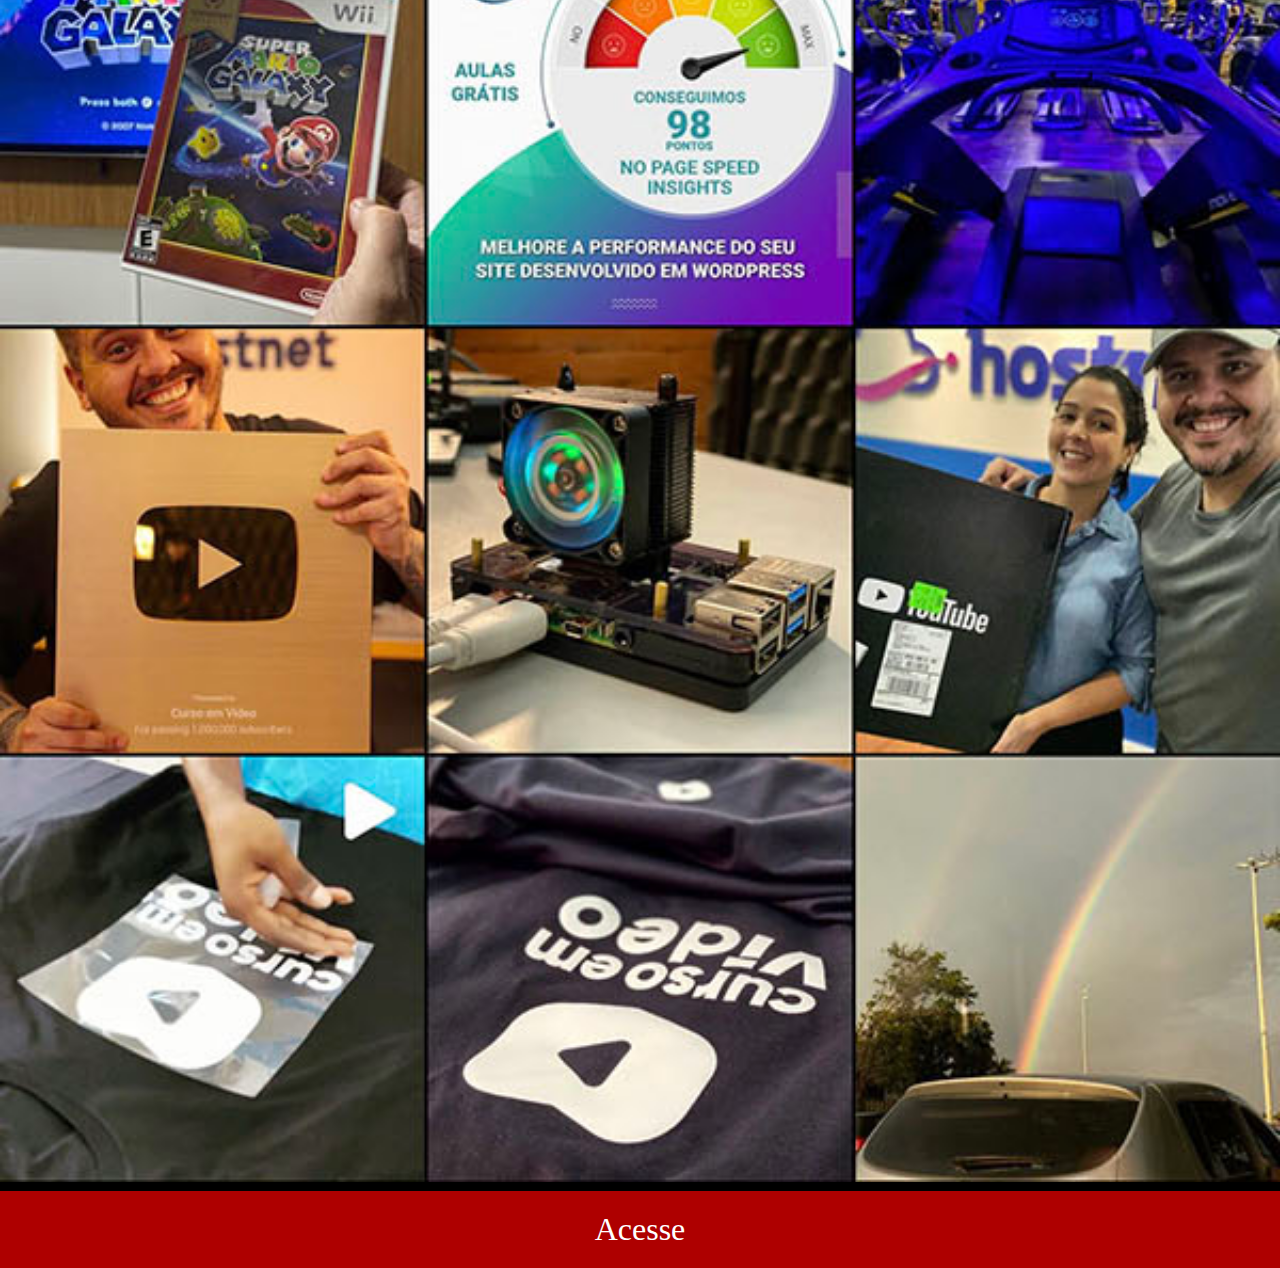
<file: paginas/pagina03.html>
<!DOCTYPE html>

<html lang="pt-br">

<head>

    <meta charset="UTF-8">
    <meta name="viewport" content="width=device-width, initial-scale=1.0">

    <link rel="shortcut icon" href="../pacote-d013/favicon.ico" type="image/x-icon">

    <title> Redes Sociais </title>

    <link rel="stylesheet" href="../style/style2.css">

</head>

<body>

    <img src="../pacote-d013/imagens/tela-instagram.jpg" alt="">

    <footer> <a href="https://www.instagram.com/gustavoguanabara/" target="_blank">
        <p> Acesse </p>
    </a> </footer>
    
</body>

</html>
</file>
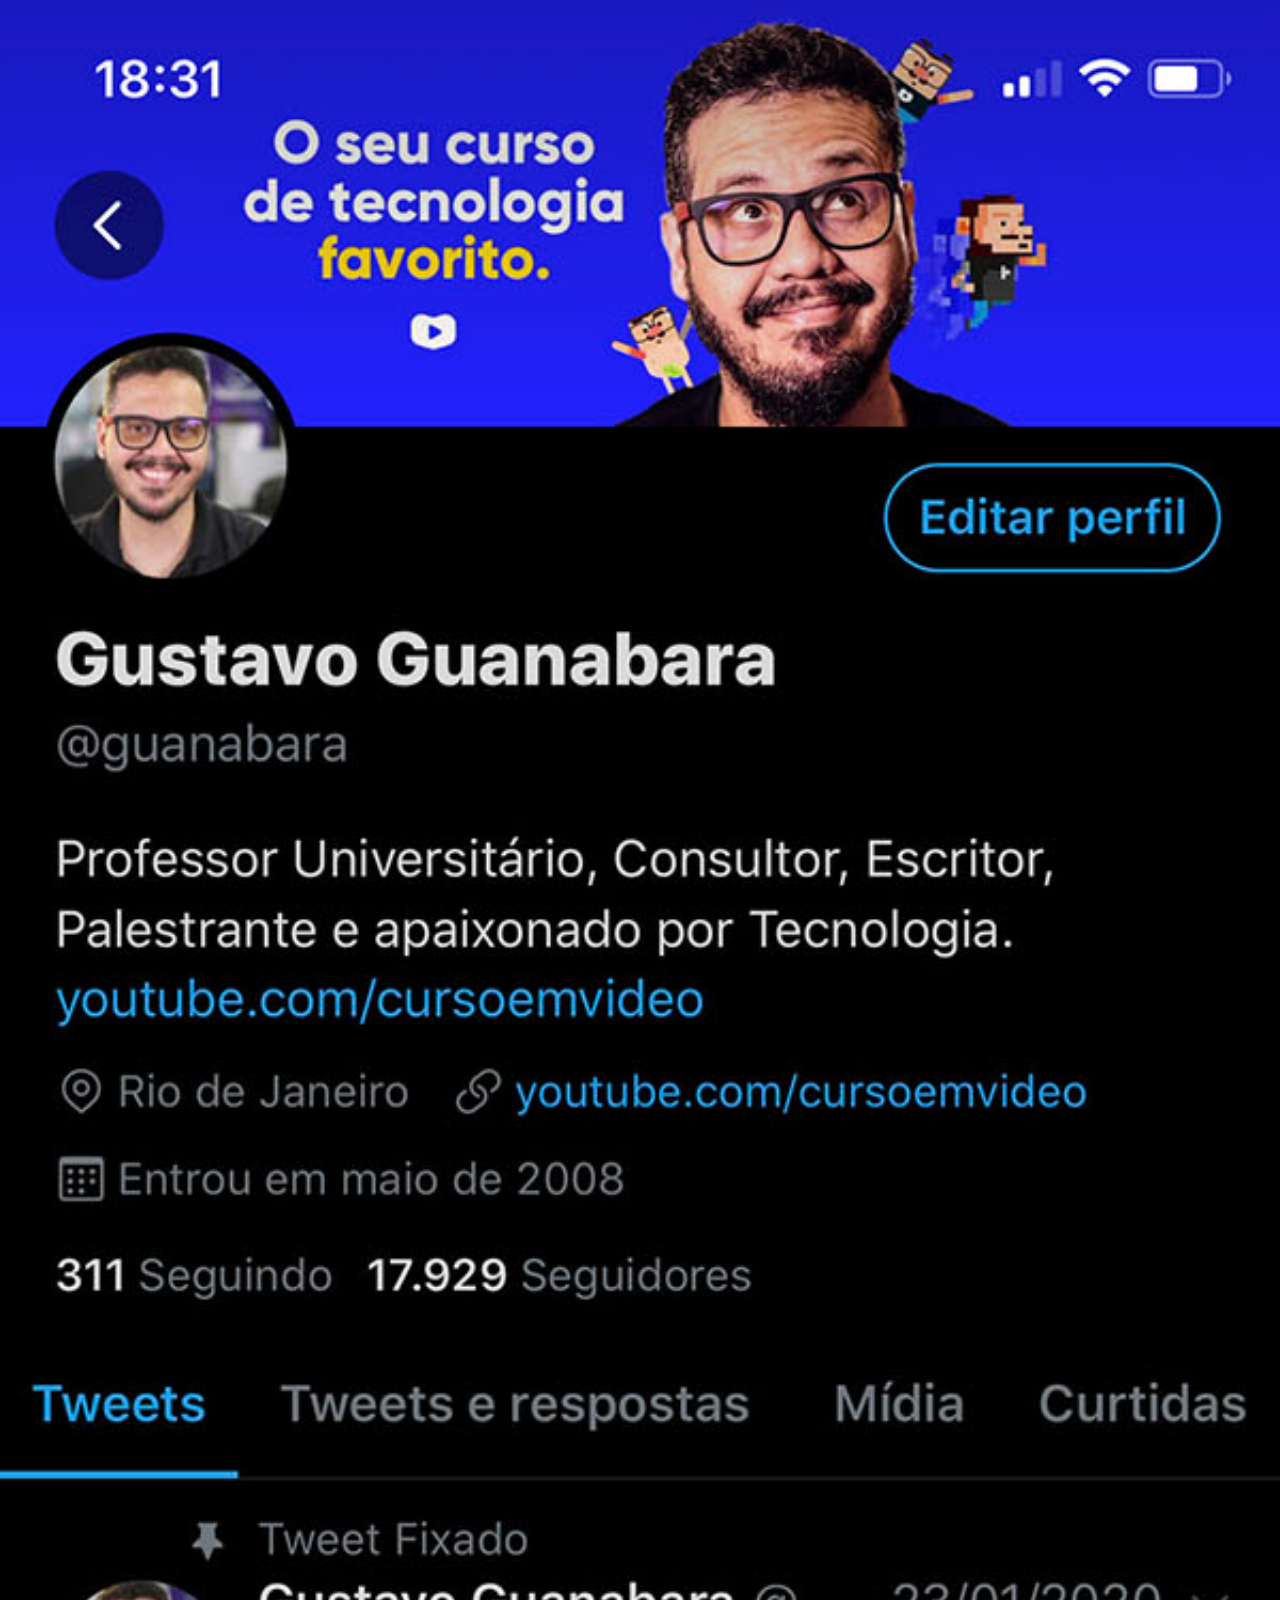
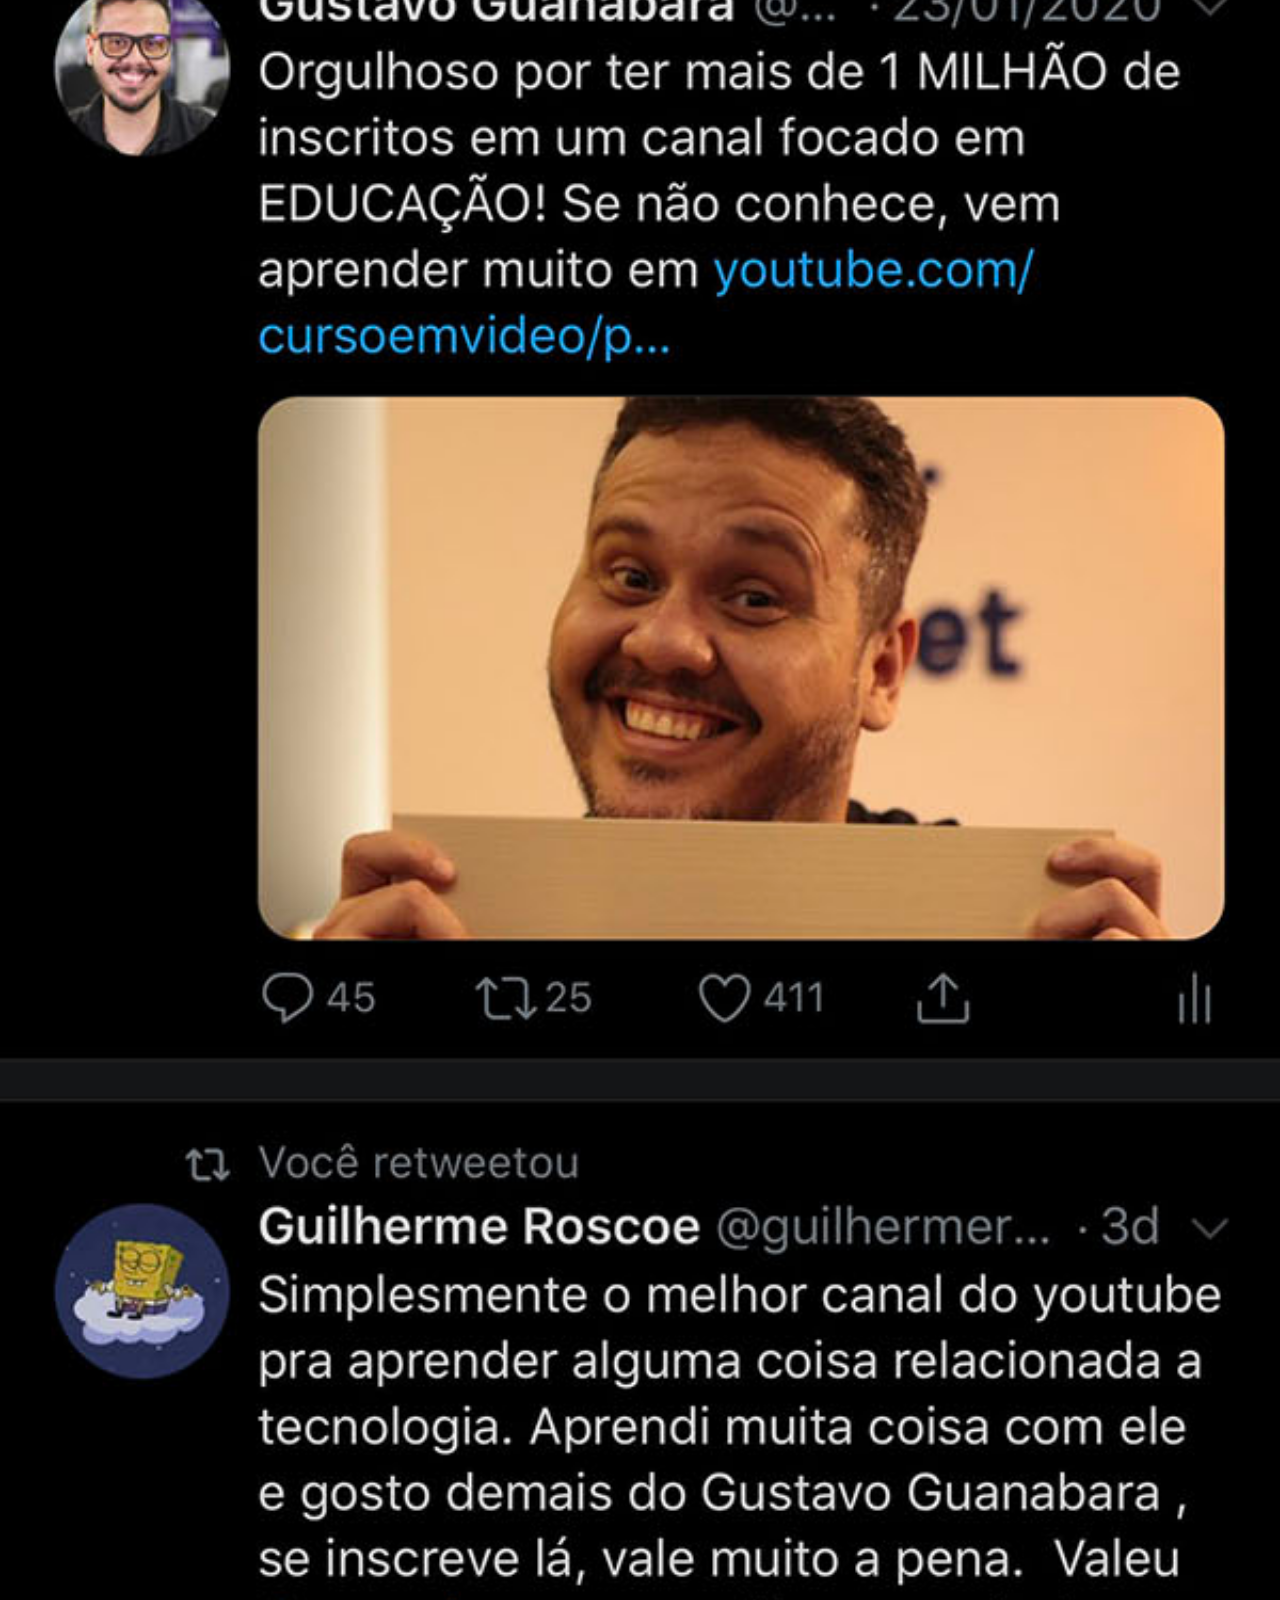
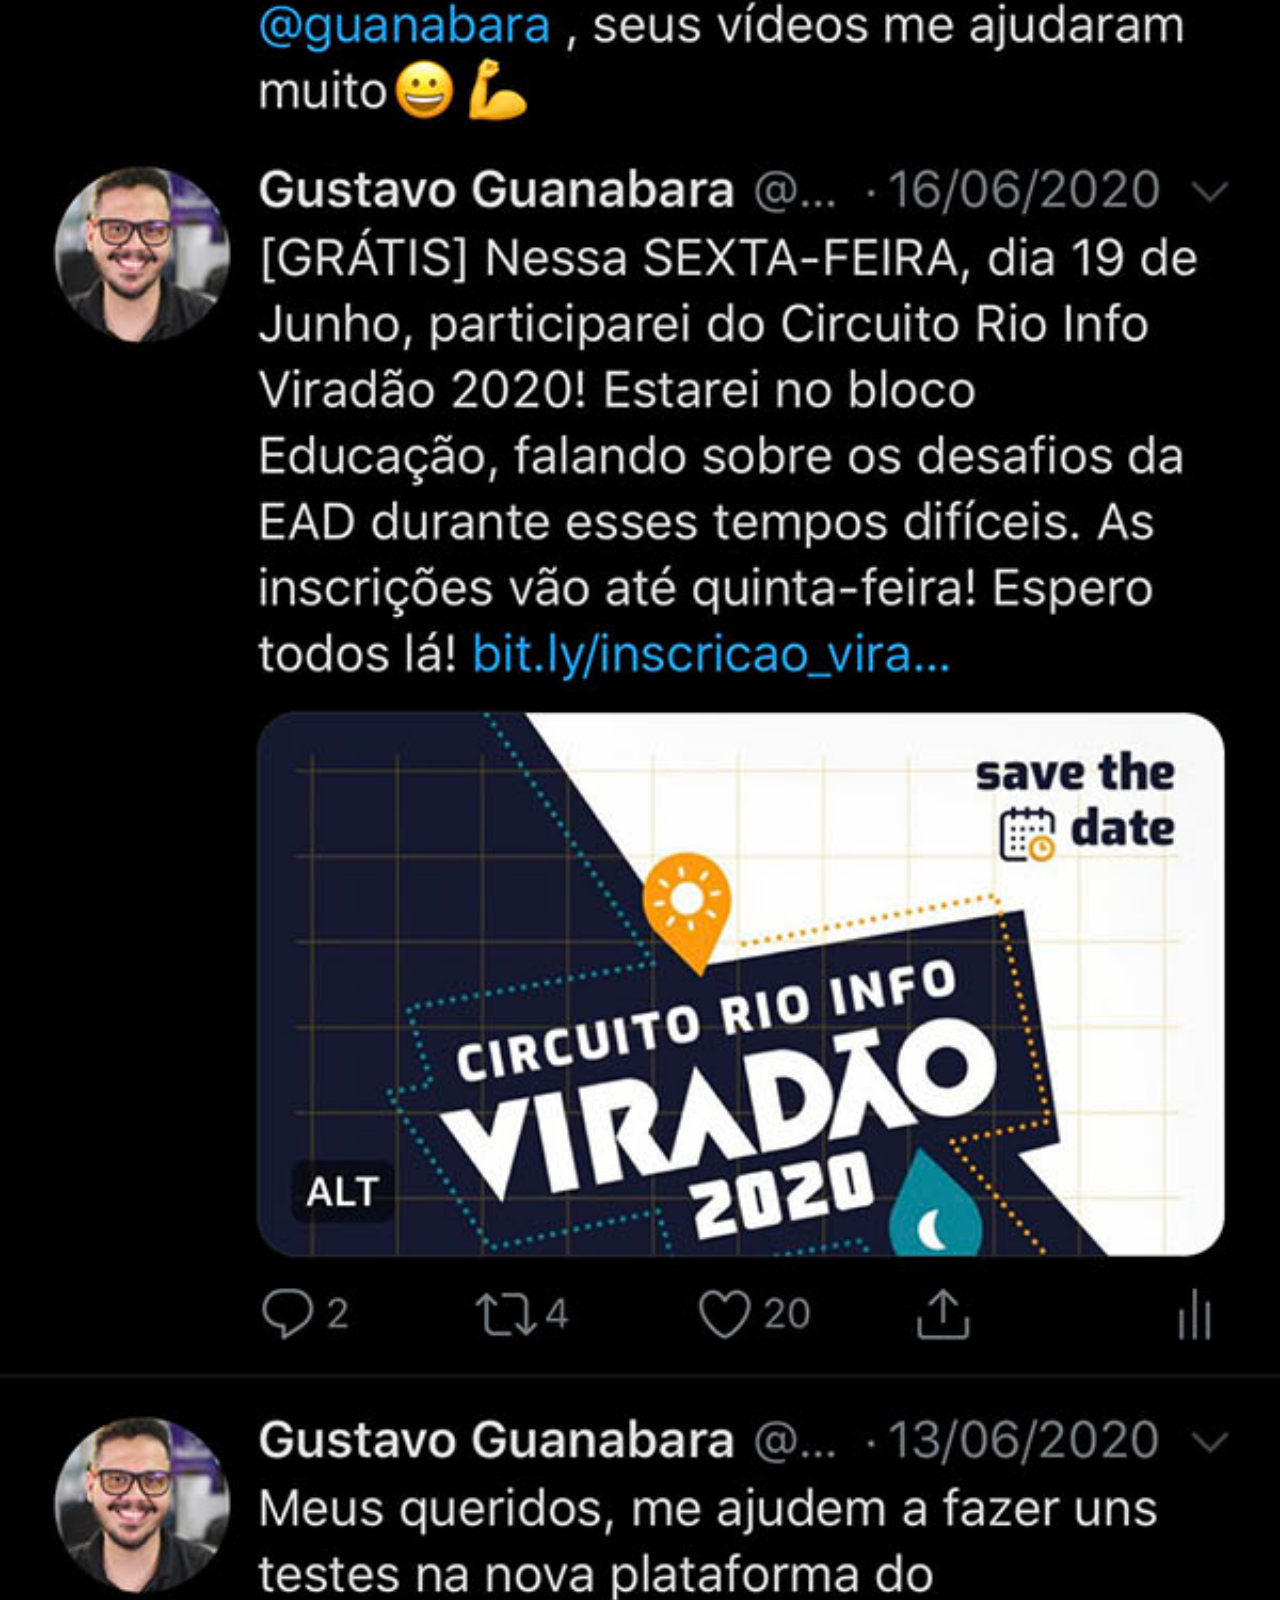
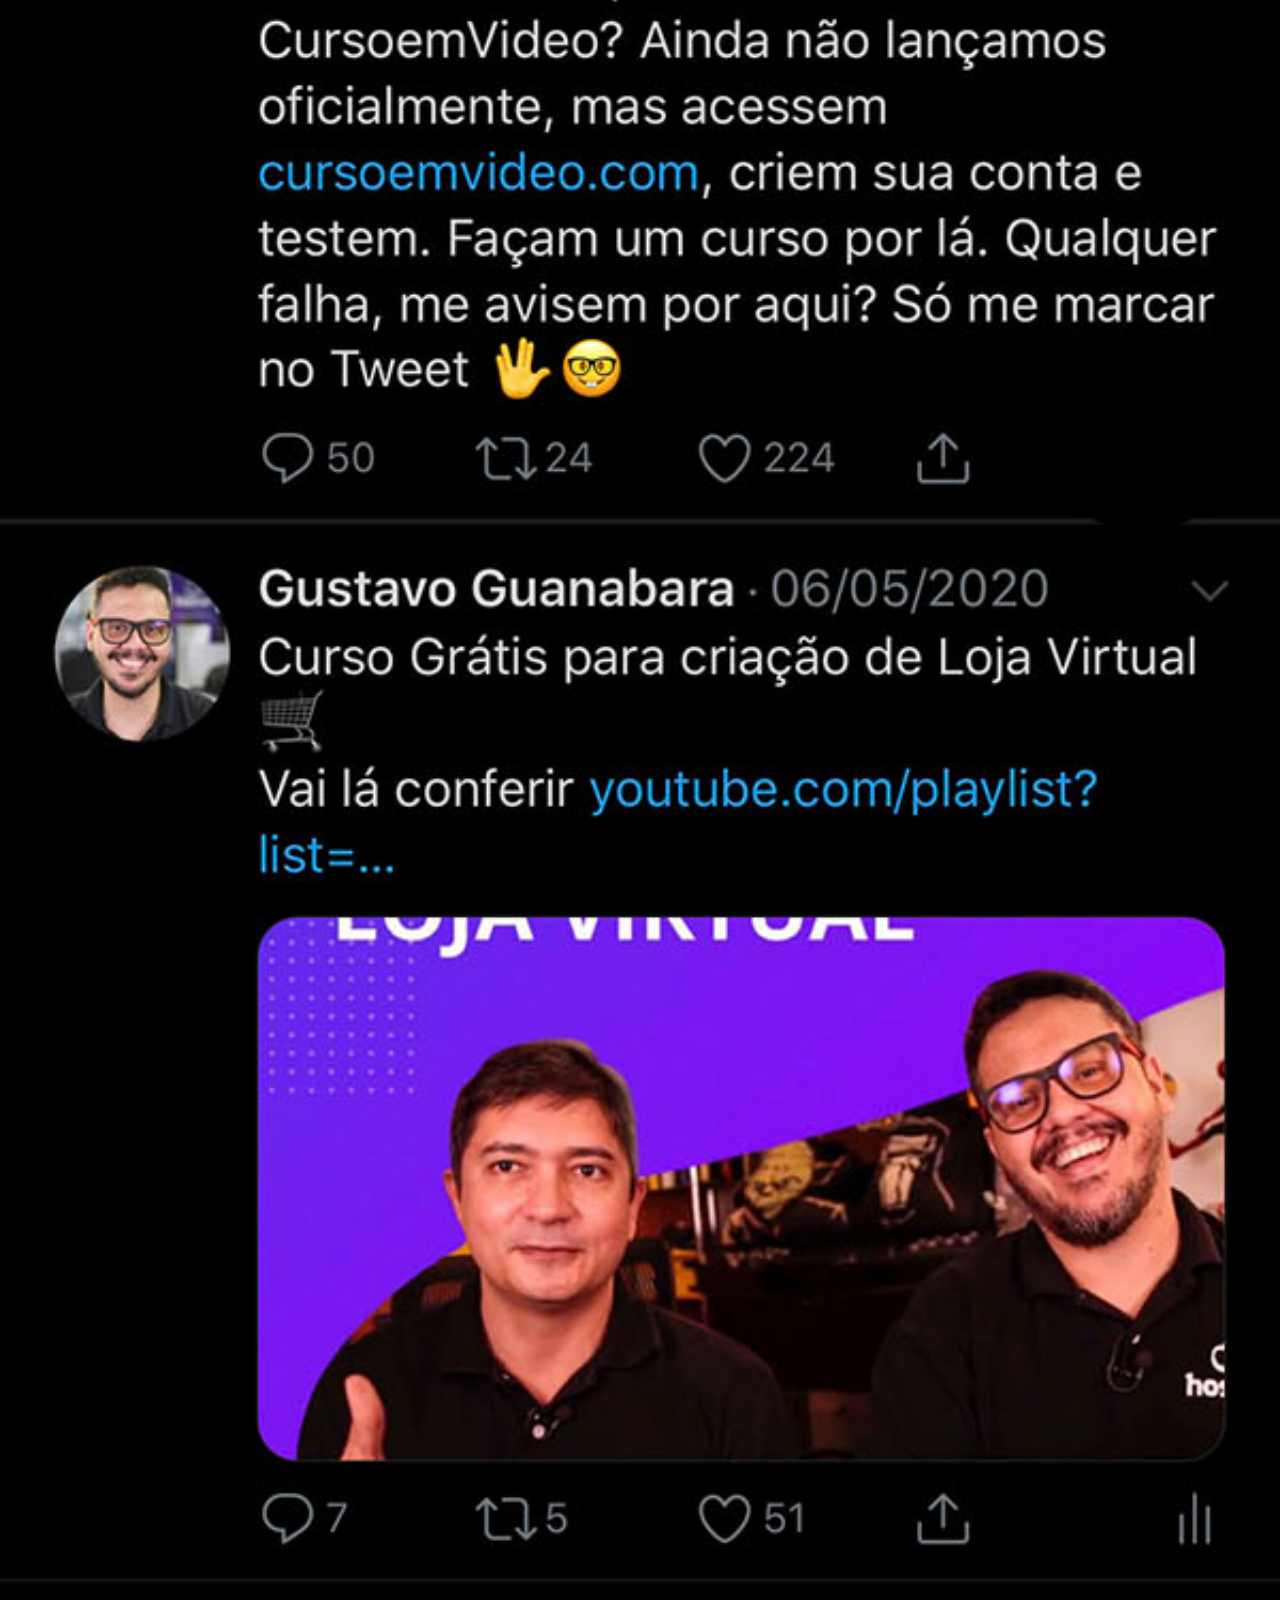
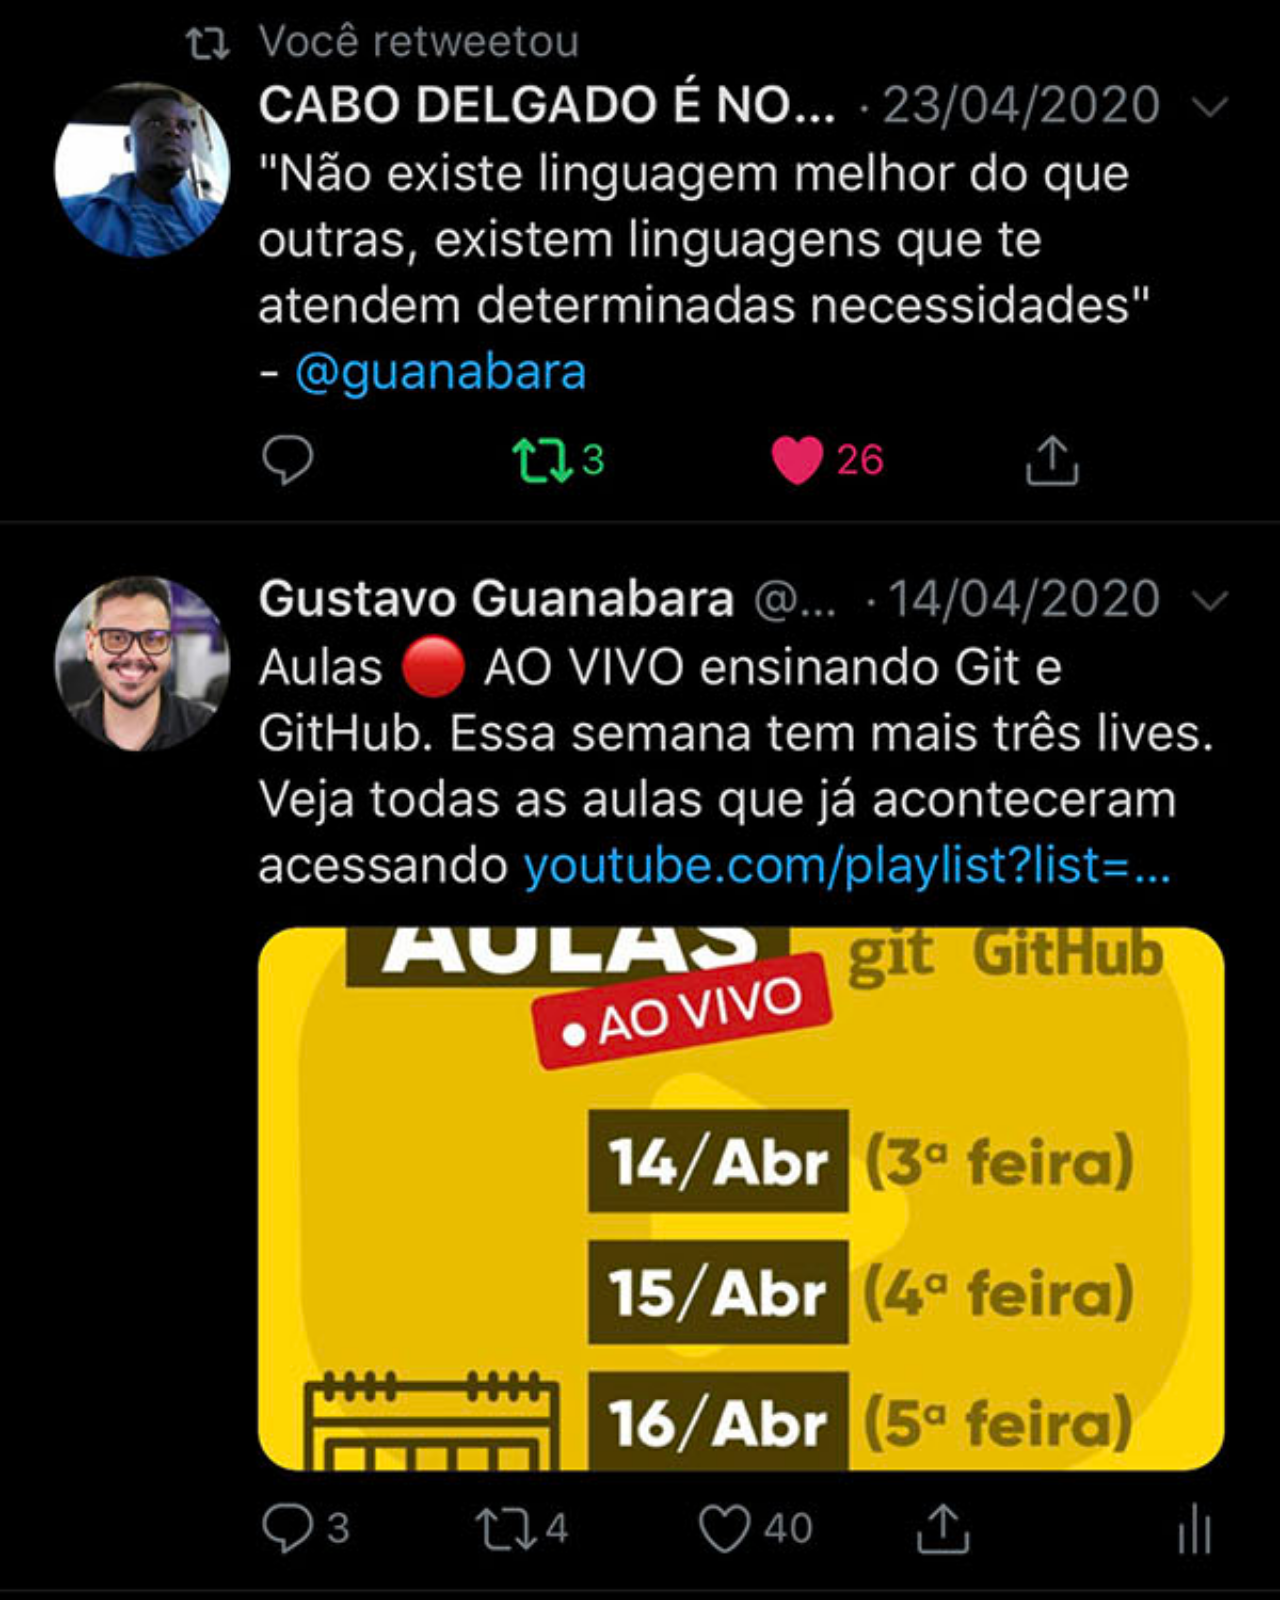
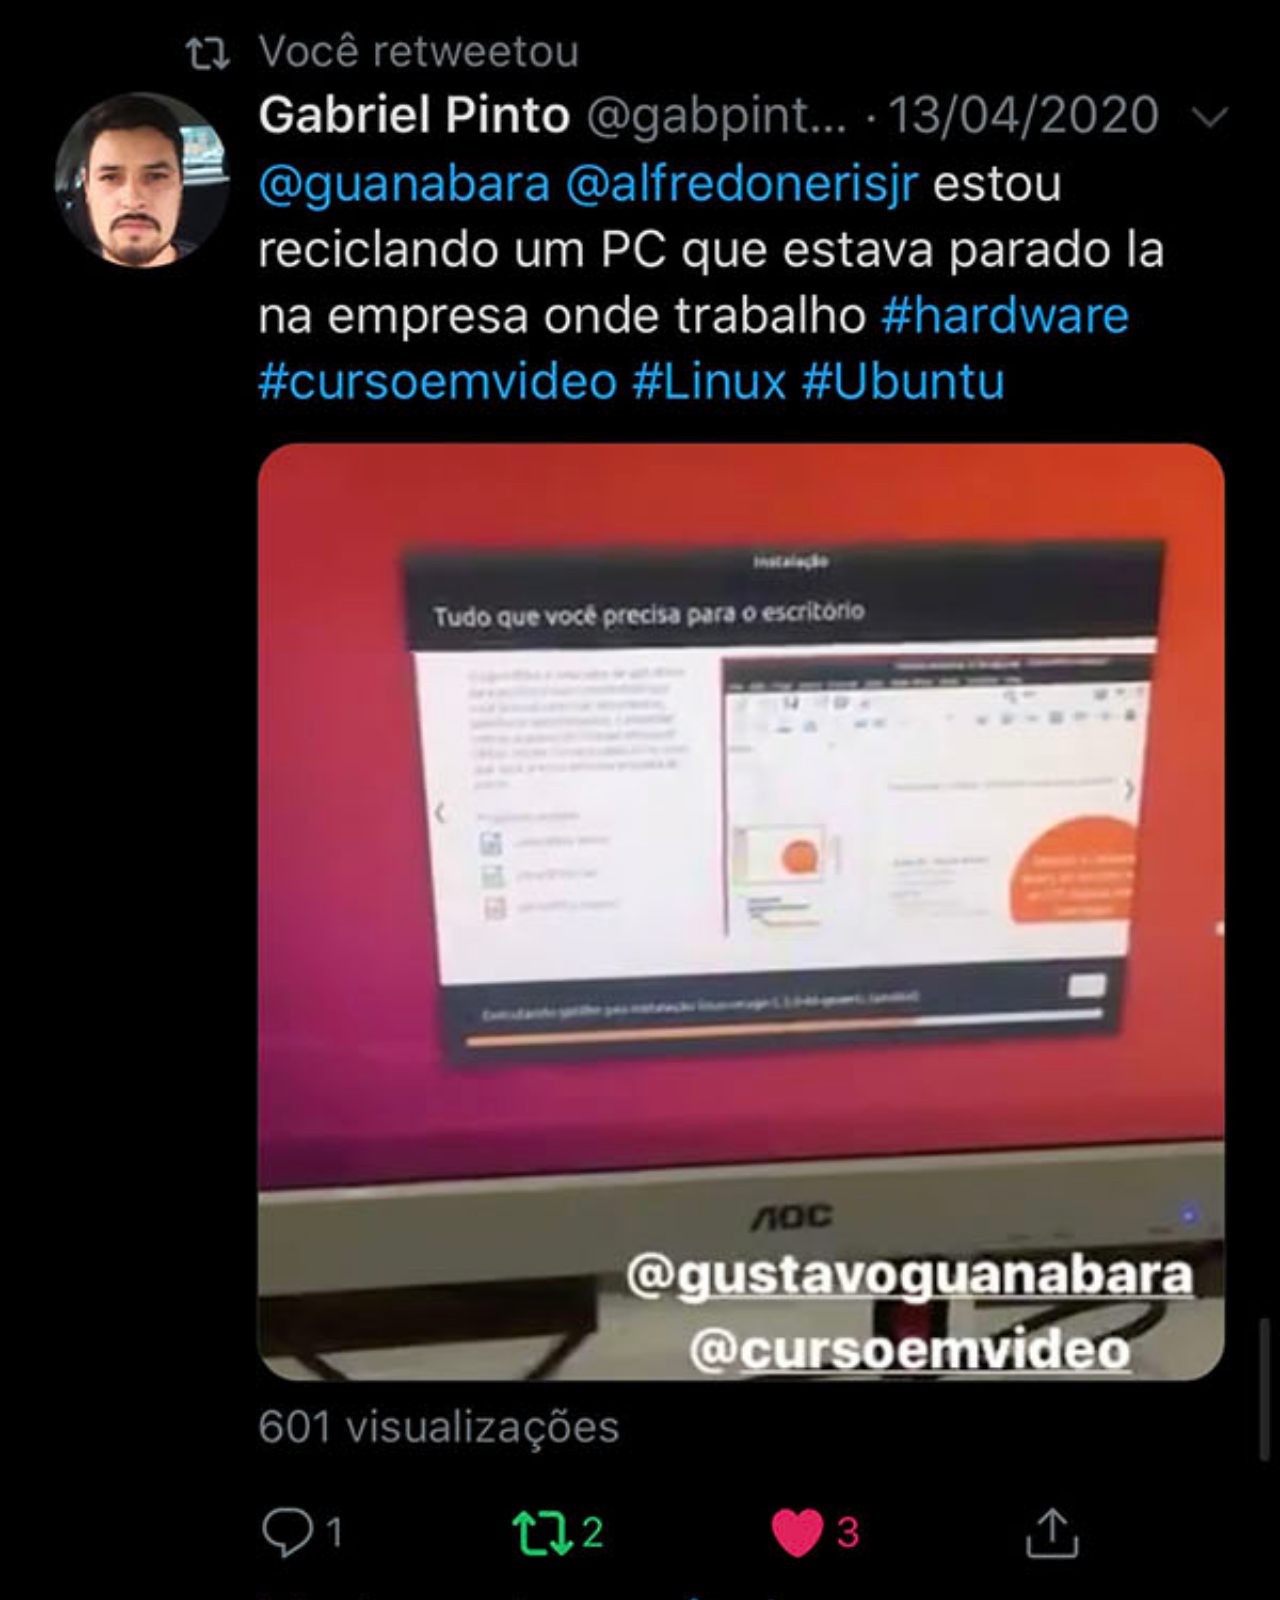
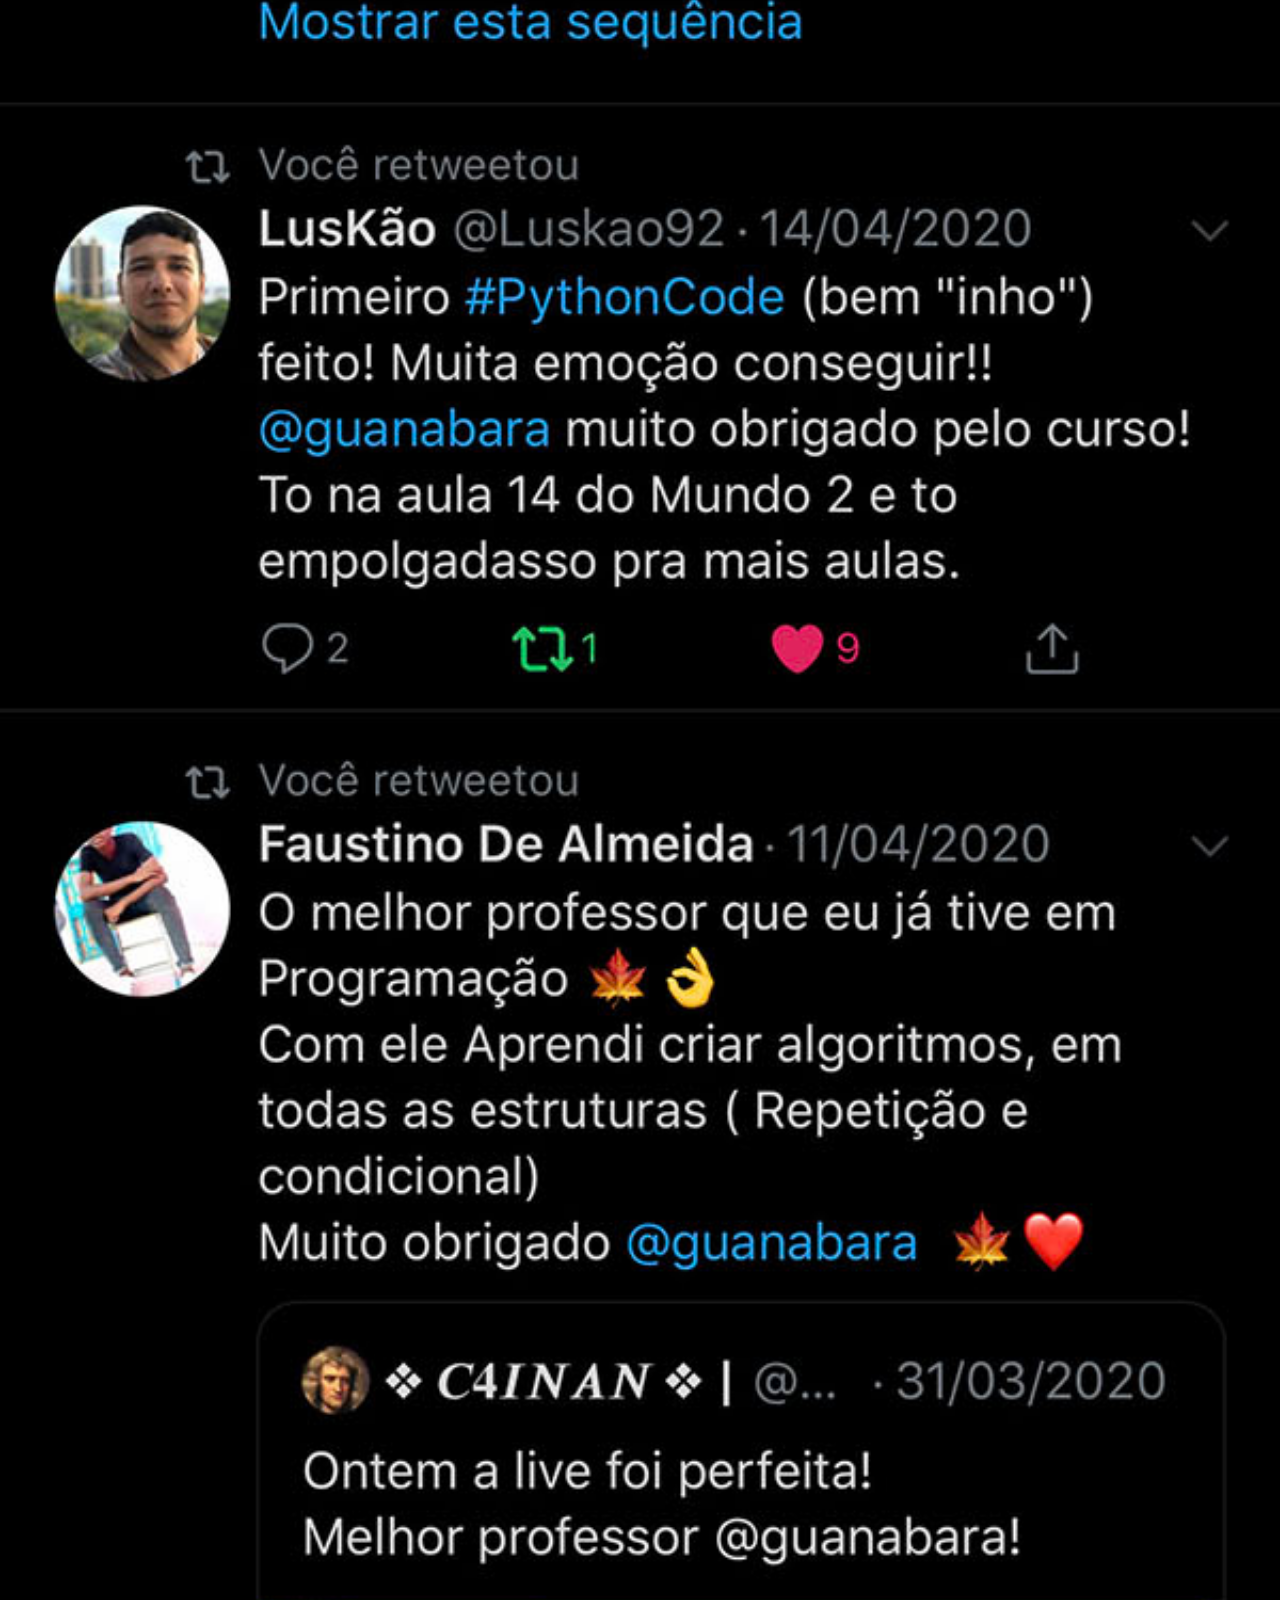
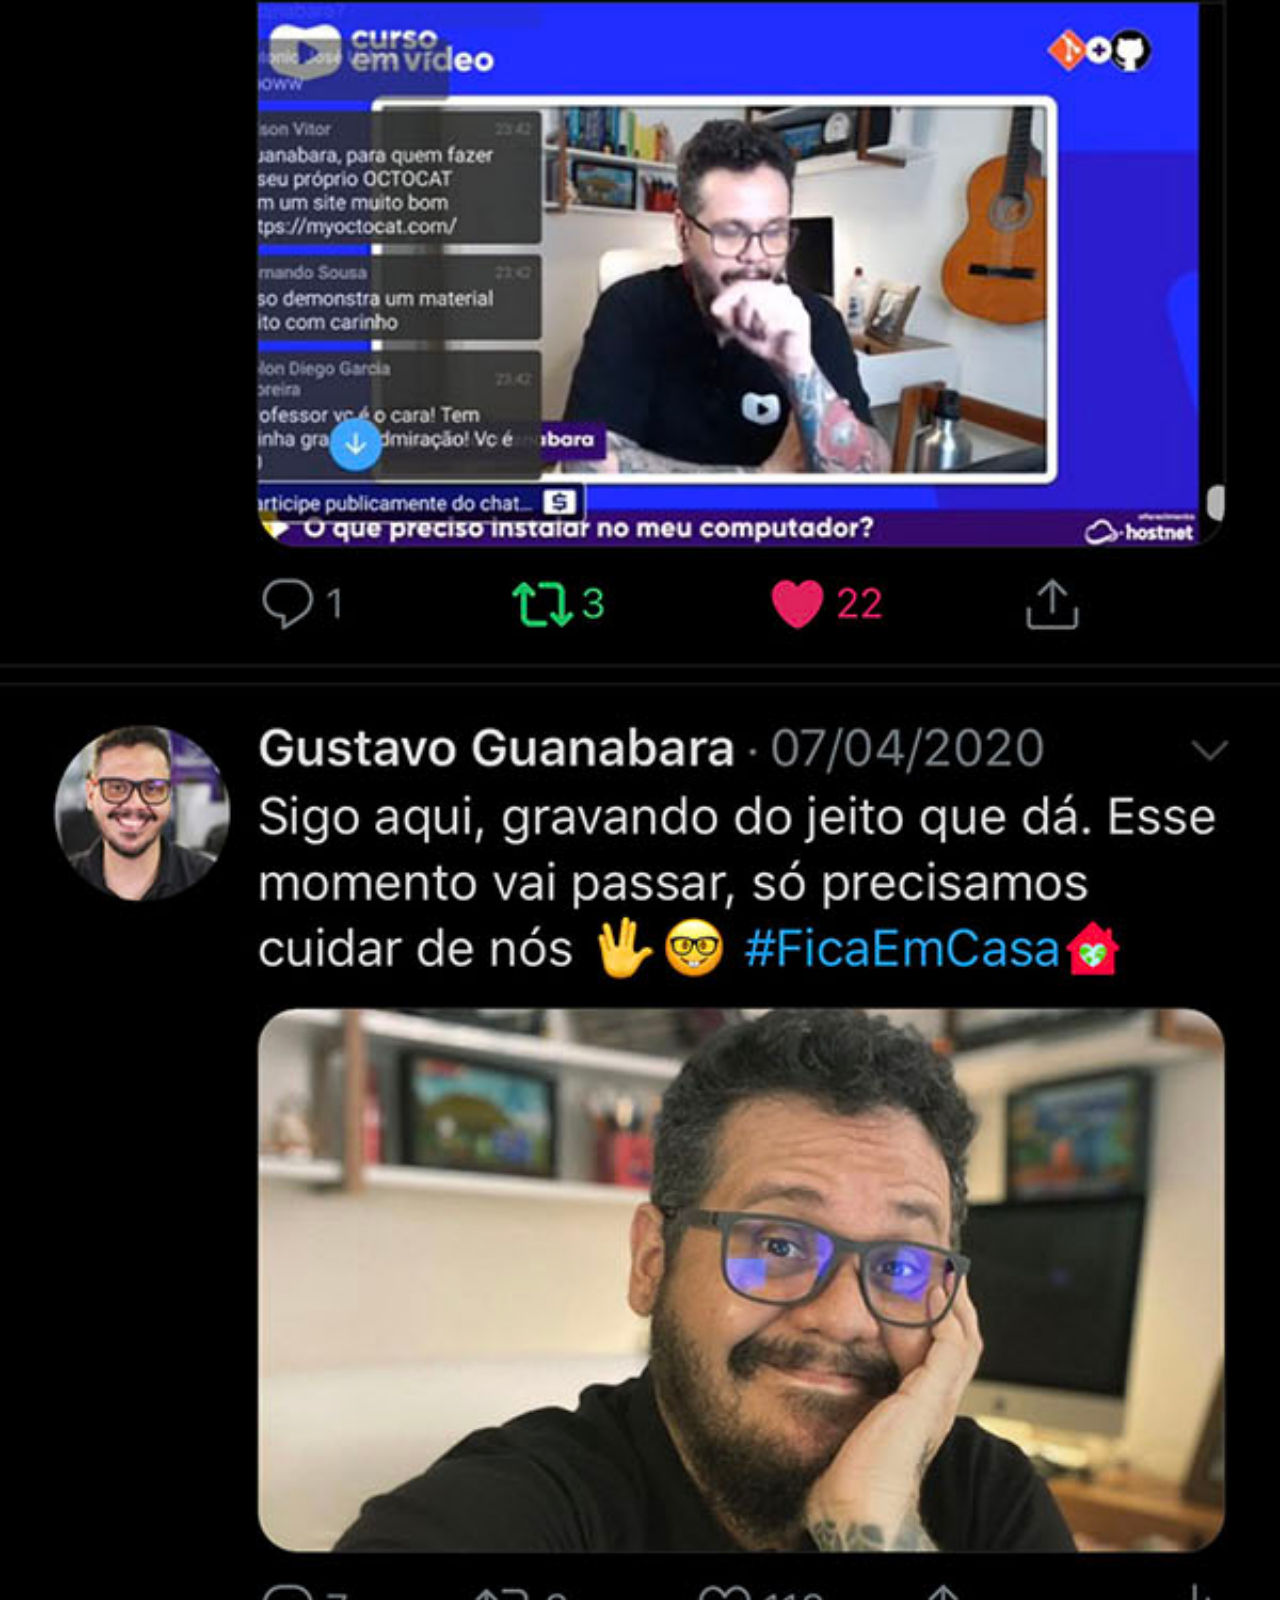
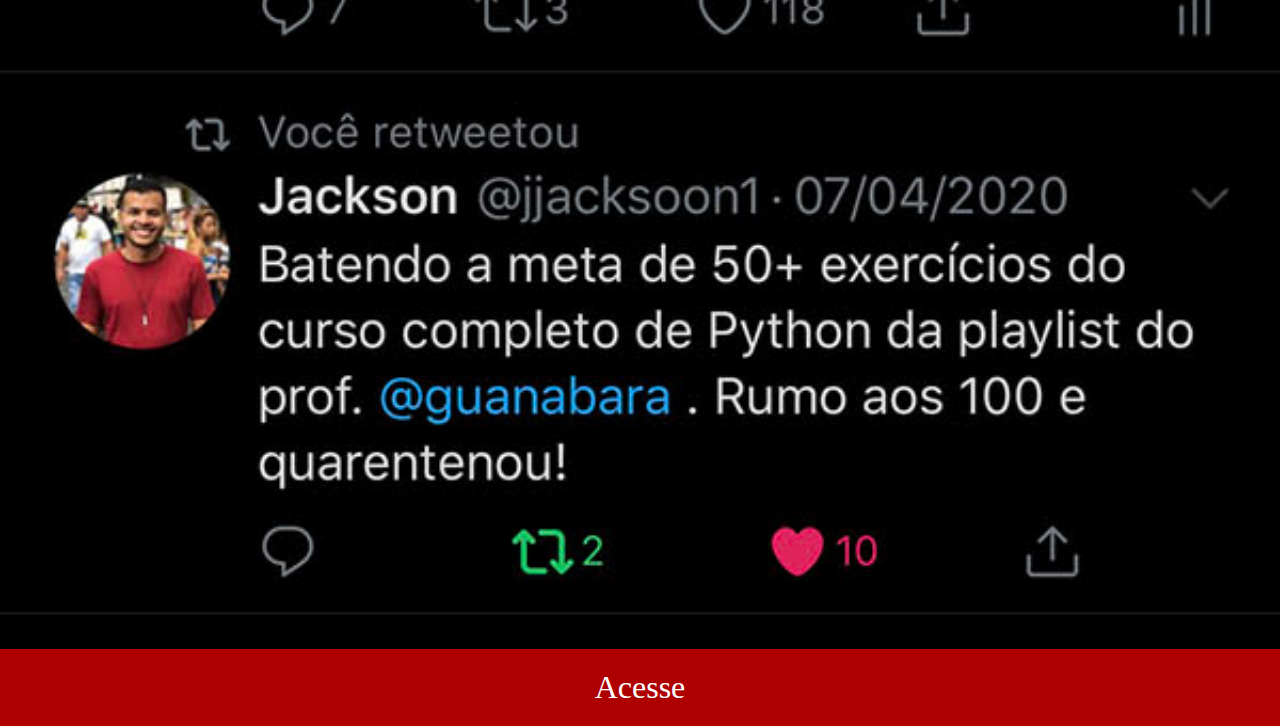
<file: paginas/pagina04.html>
<!DOCTYPE html>

<html lang="pt-br">

<head>

    <meta charset="UTF-8">
    <meta name="viewport" content="width=device-width, initial-scale=1.0">

    <link rel="shortcut icon" href="../pacote-d013/favicon.ico" type="image/x-icon">

    <title> Redes Sociais </title>

    <link rel="stylesheet" href="../style/style2.css">

</head>

<body>

    <img src="../pacote-d013/imagens/tela-twitter.jpg" alt="">

    <footer> <a href="https://twitter.com/guanabara" target="_blank">
        <p> Acesse </p>
    </a> </footer>
    
</body>

</html>
</file>
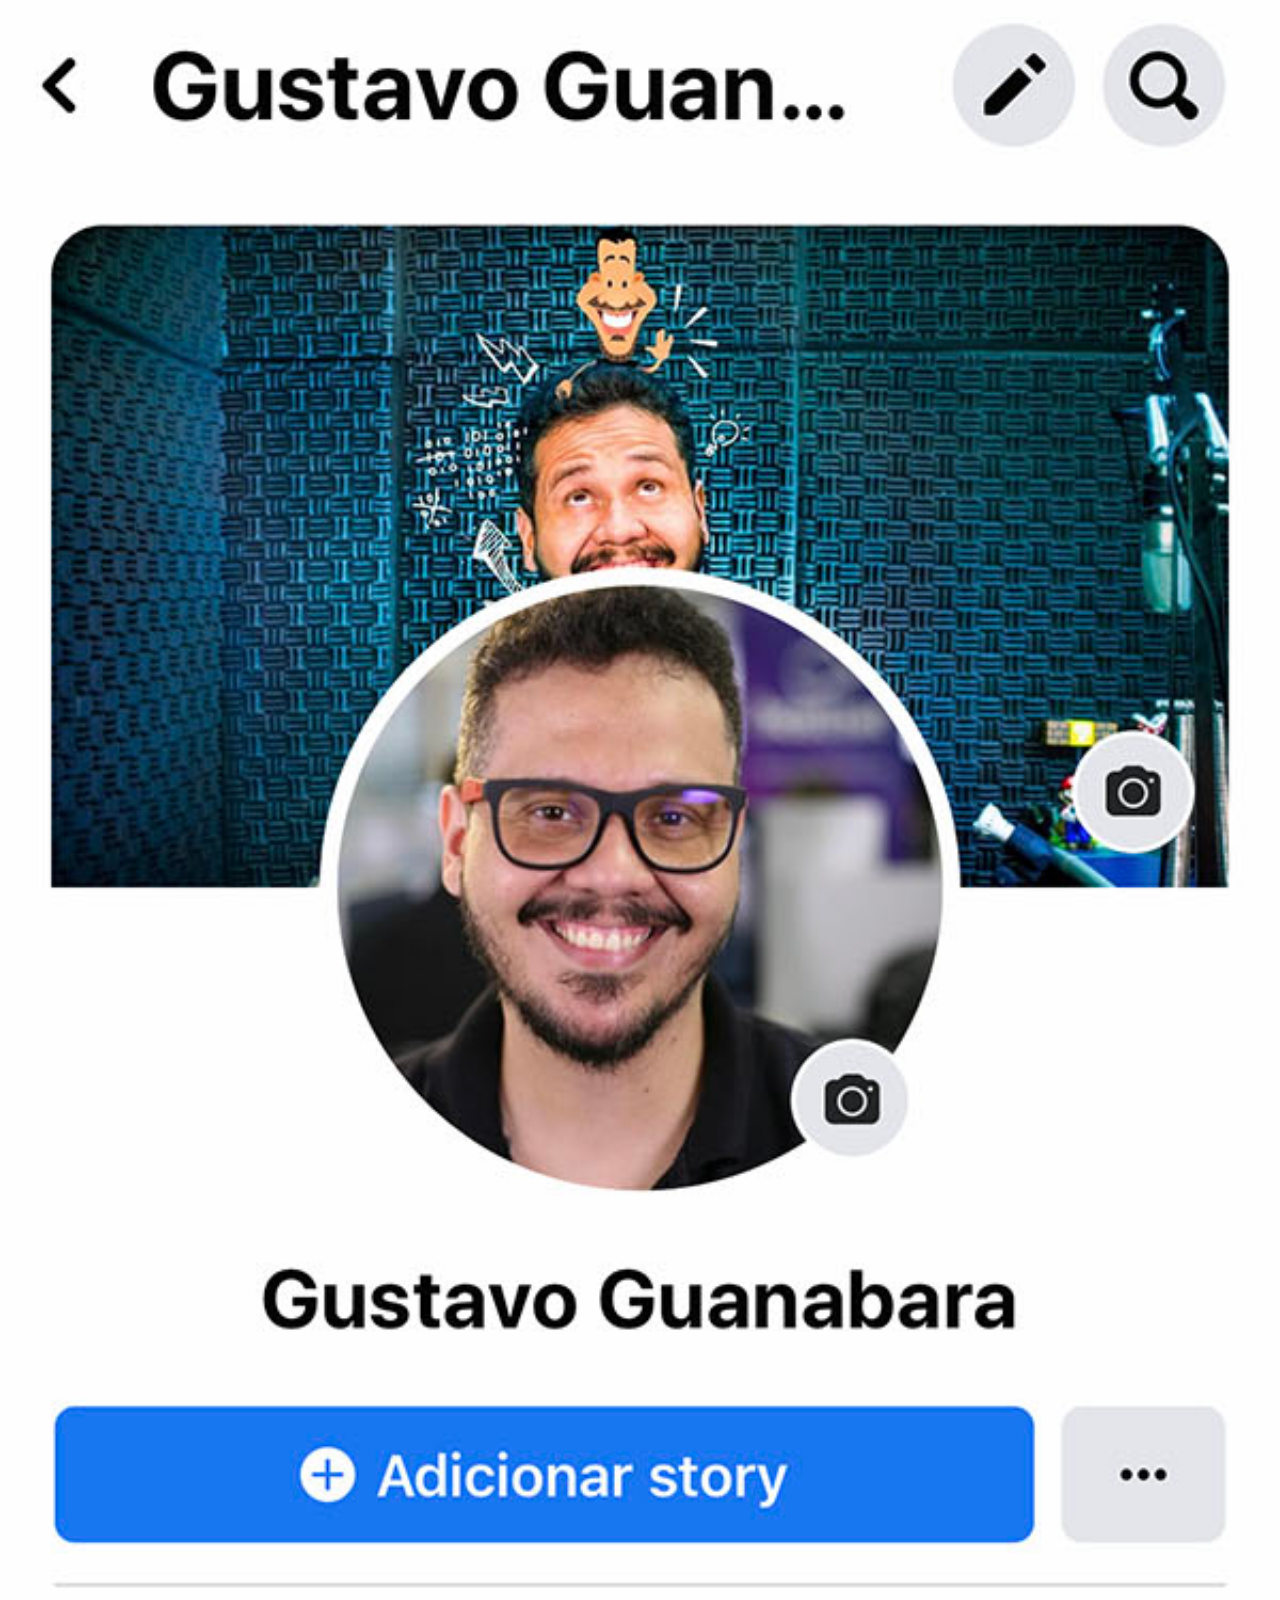
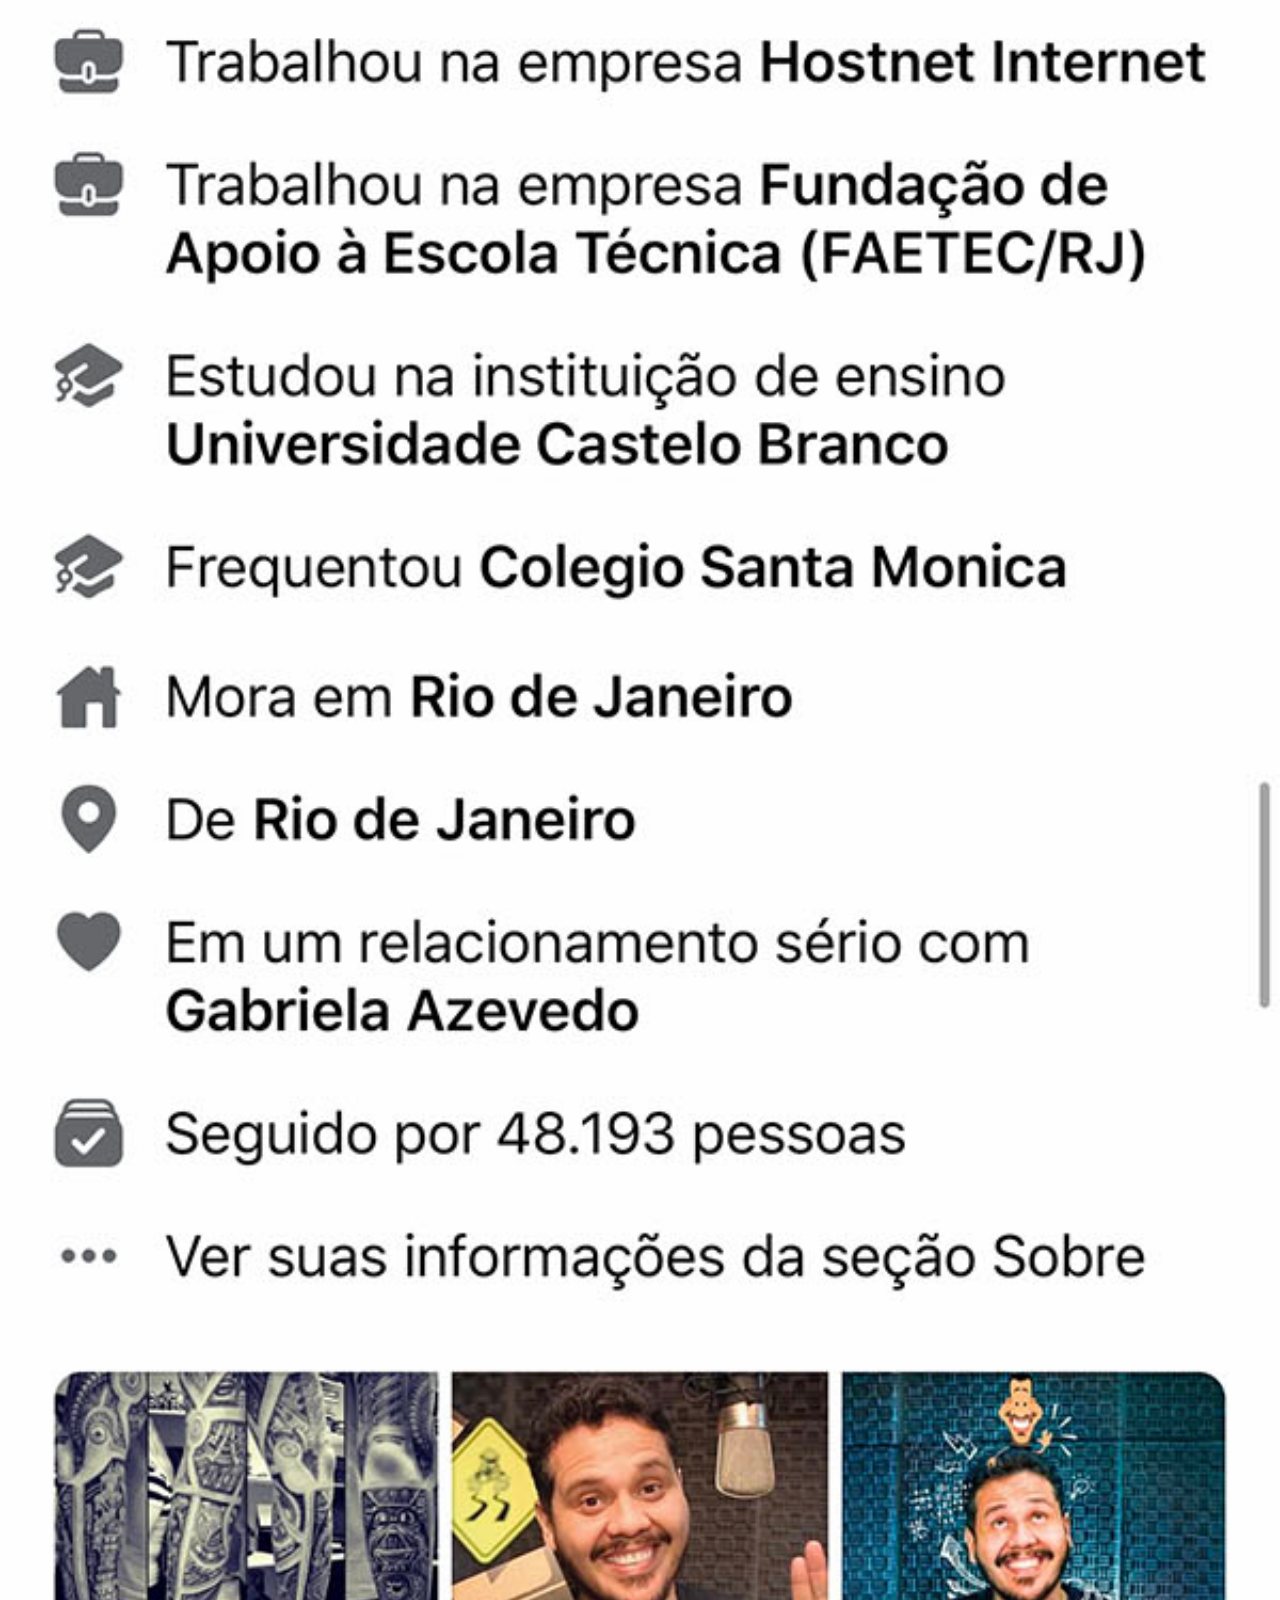
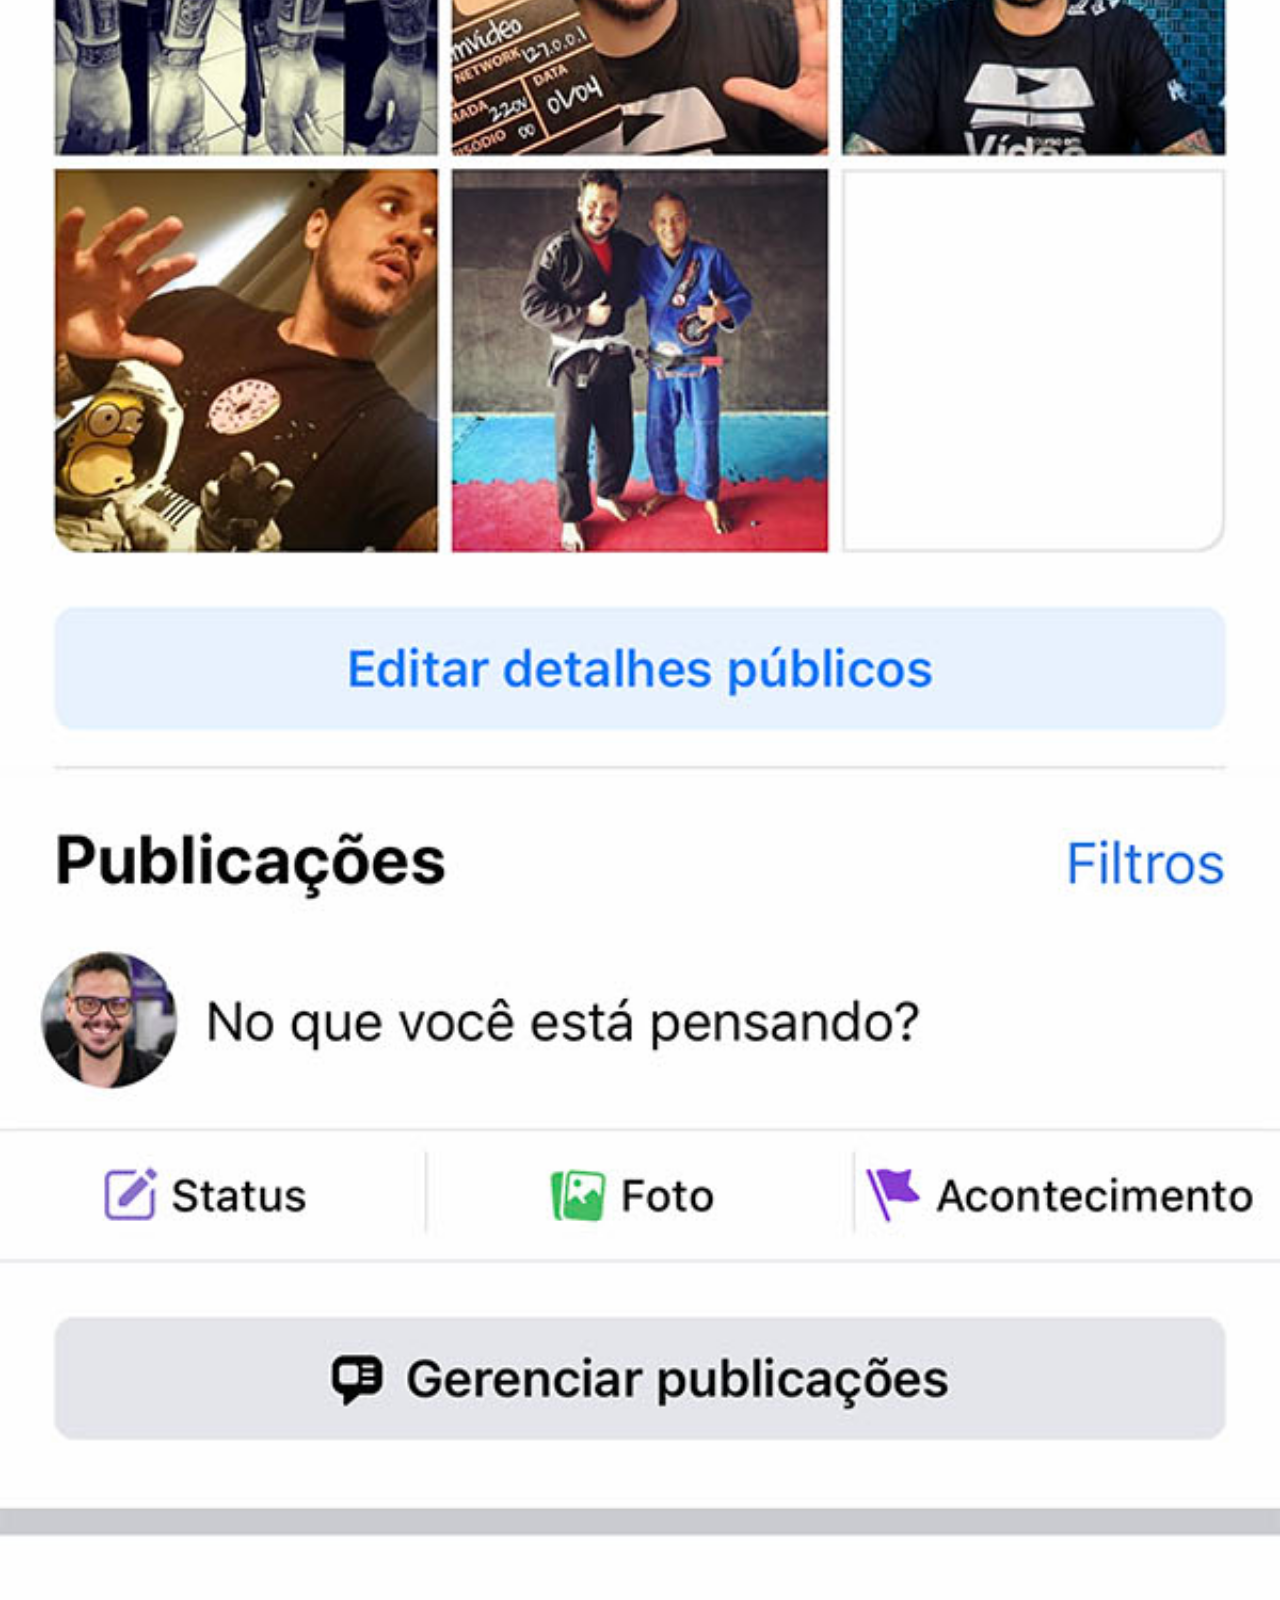
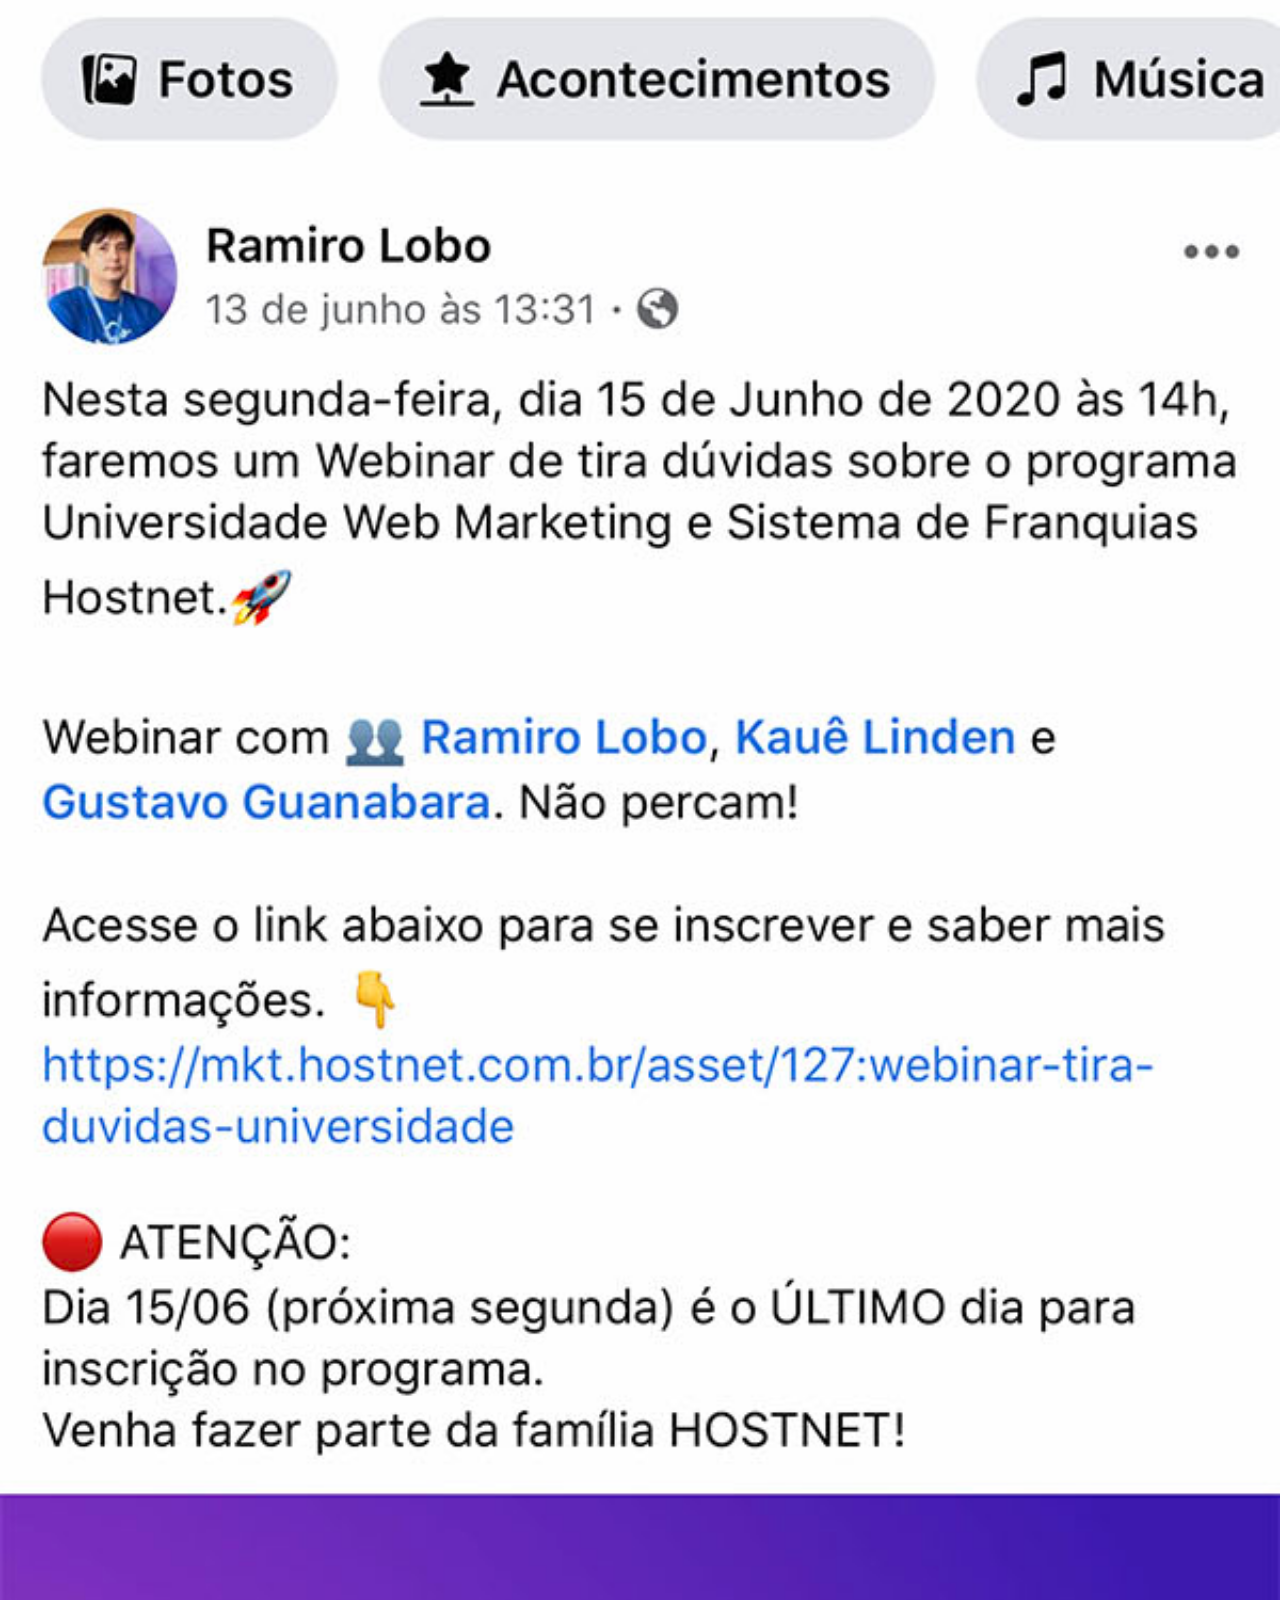
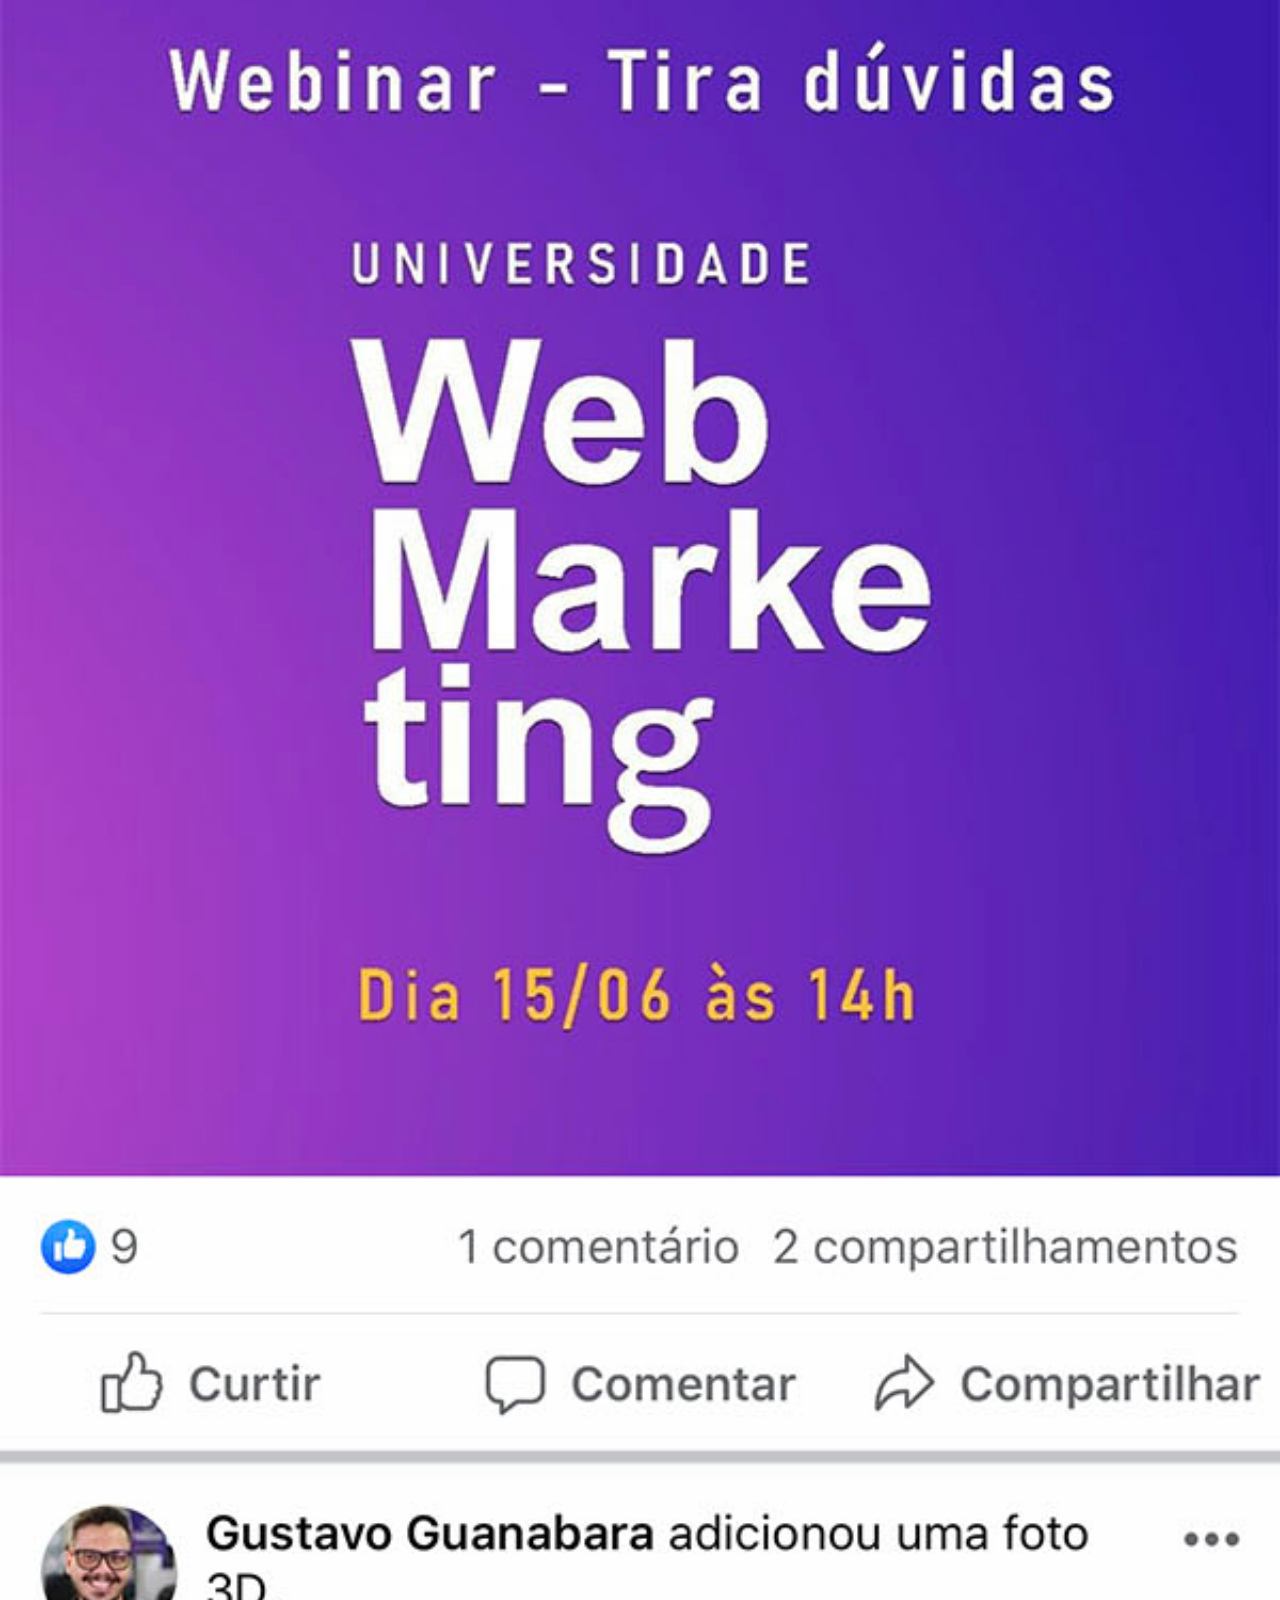
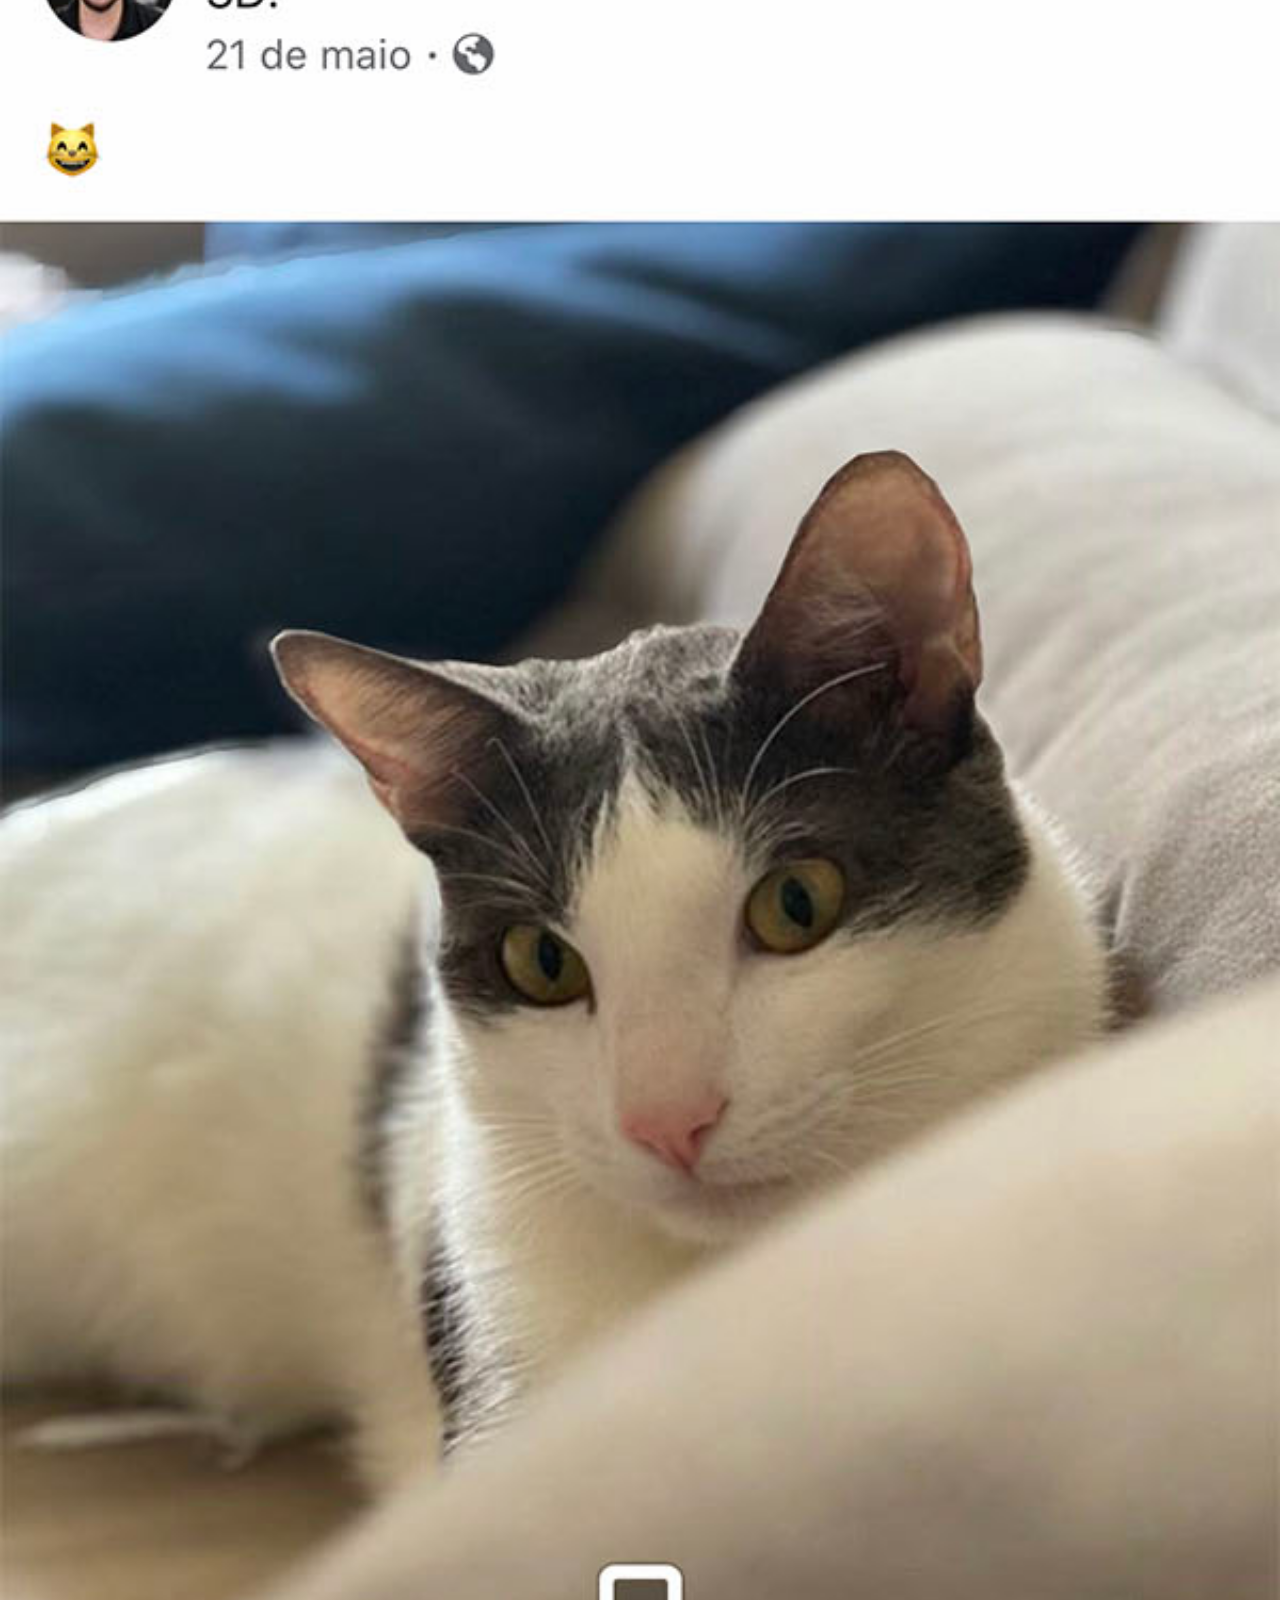
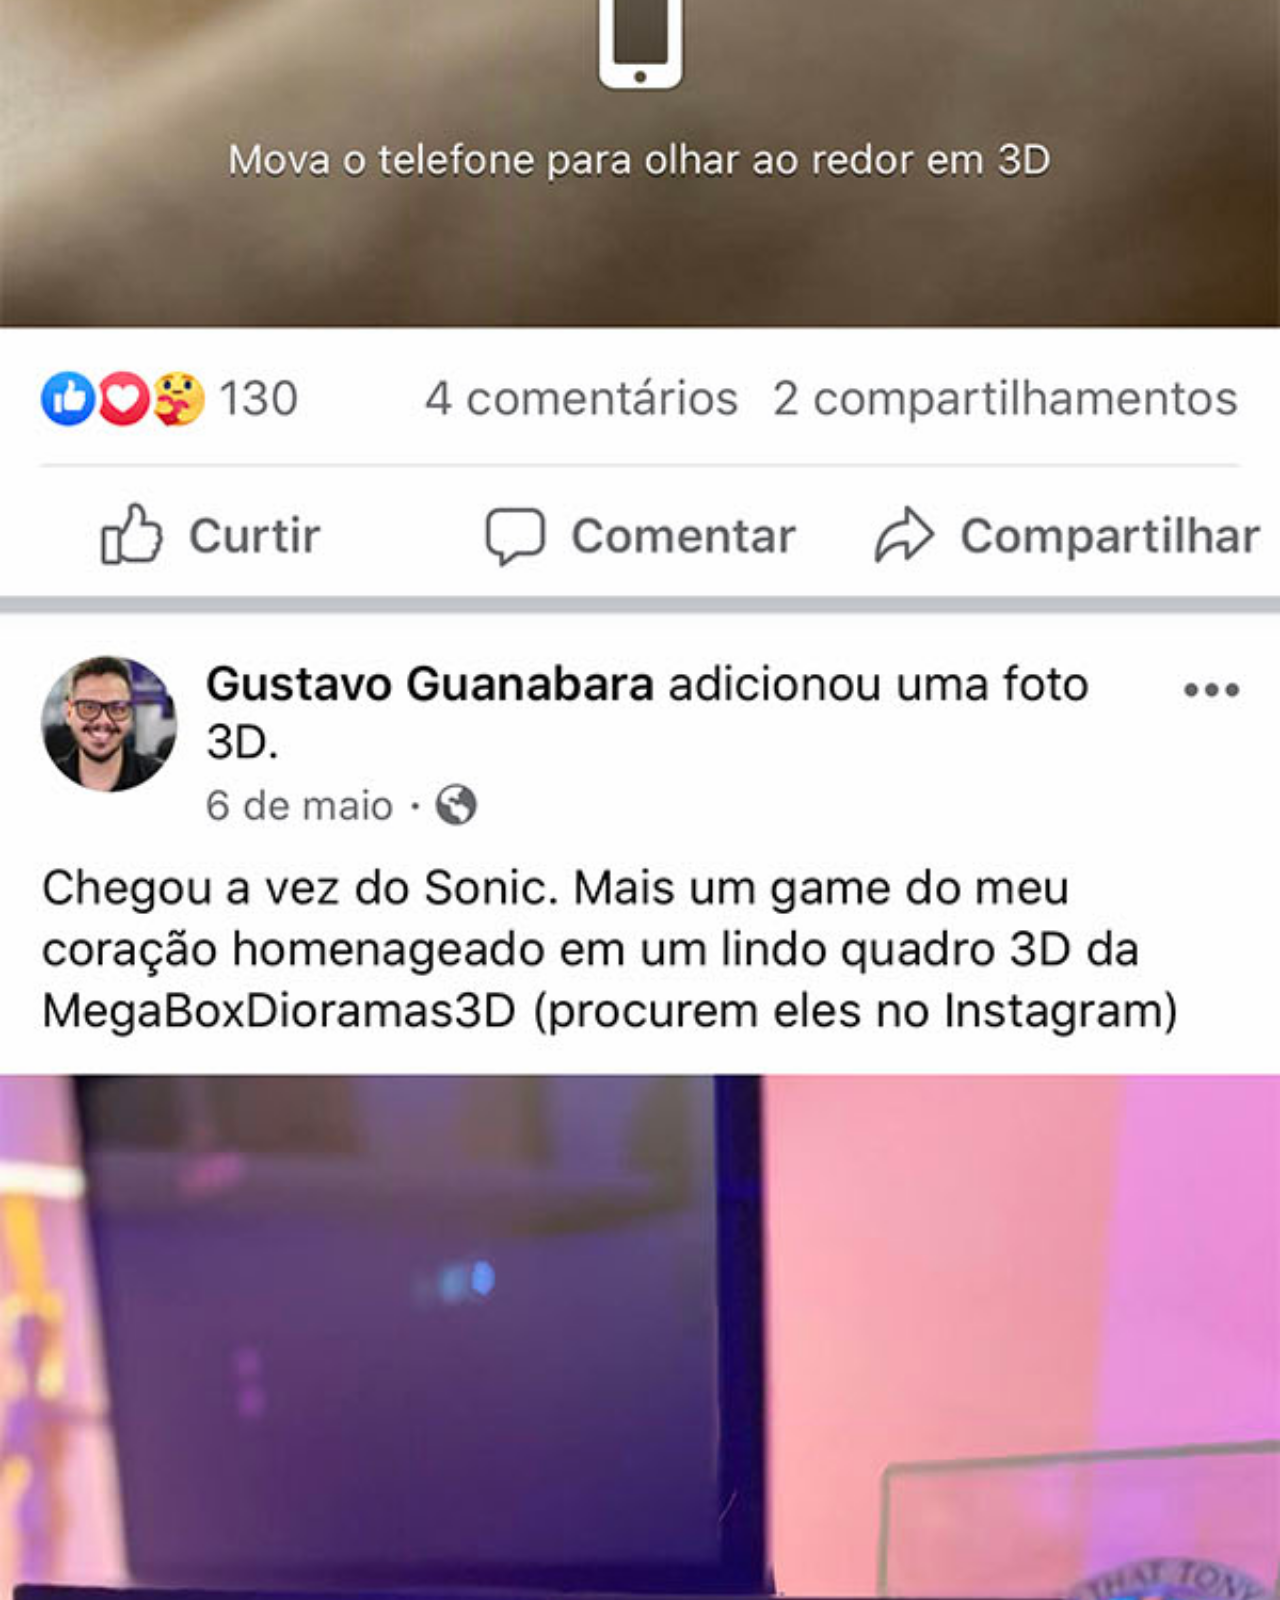
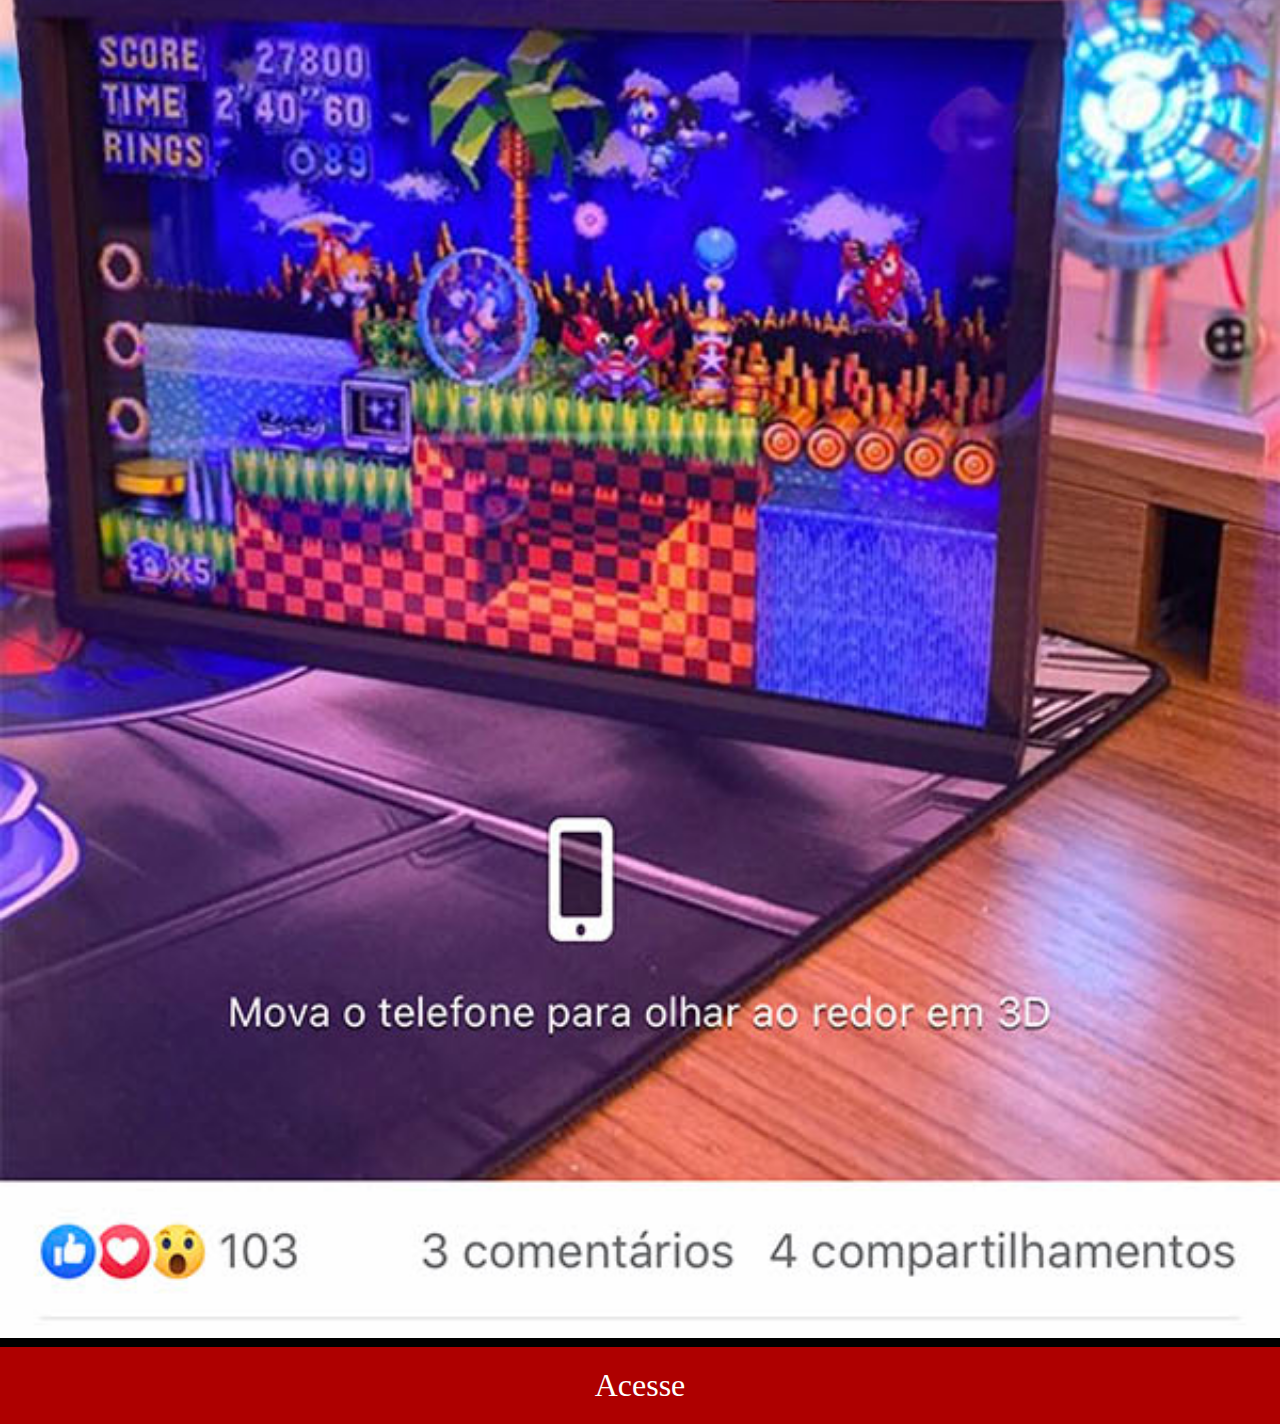
<file: paginas/pagina05.html>
<!DOCTYPE html>

<html lang="pt-br">

<head>

    <meta charset="UTF-8">
    <meta name="viewport" content="width=device-width, initial-scale=1.0">

    <link rel="shortcut icon" href="../pacote-d013/favicon.ico" type="image/x-icon">

    <title> Redes Sociais </title>

</head>

<body>
    <!DOCTYPE html>

<html lang="pt-br">

<head>

    <meta charset="UTF-8">
    <meta name="viewport" content="width=device-width, initial-scale=1.0">

    <link rel="shortcut icon" href="../pacote-d013/favicon.ico" type="image/x-icon">

    <title> Redes Sociais </title>

    <link rel="stylesheet" href="../style/style2.css">

</head>

<body>

    <img src="../pacote-d013/imagens/tela-facebook.jpg" alt="">

    <footer> <a href="https://www.facebook.com/gustavoguanabara/?locale=pt_BR" target="_blank">
        <p> Acesse </p>
    </a> </footer>
    
</body>

</html>
</body>

</html>
</file>
<file: style/style.css>
@charset "UTF-8";

*{
    margin: 0px;
    padding: 0px;
}

html, body{
    height: 100vh;
    width: 100vw;
    background-color: black;
}

body{
    background: url(../pacote-d013/imagens/fundo-madeira.jpg) no-repeat center center;
    background-size: cover;
    background-attachment: fixed;
}

main{
    height: 100vh;
    position: relative;
    
}

section#telefone{

    position: absolute;
    top: 50%;
    left: 50%;
    transform: translate(-50%, -50%);

    height: 627px;
    width: 311px;
    background: url(../pacote-d013/imagens/frame-iphone.png) no-repeat;
}

iframe#tela{
    position:relative;
    top:80px;
    left: 22px;
    width: 269px;
    height: 471px;

}

section#redes-sociais{
    text-align: right;
}

section#redes-sociais img{
    width: 50px;
    margin: 10px;
    border-radius: 50%;
    box-shadow: 2px 2px 5px rgba(0, 0, 0, 0.400);
    box-sizing: border-box;
}

section#redes-sociais img:hover{
    border: 2px solid rgba(255, 255, 255, 0.629);
    transform: translate(-3px, -3px);
    box-shadow: 5px 5px 10px rgba(0, 0, 0, 0.600);
    transition: 0.5s;
}
</file>
<file: style/style2.css>
@charset "UTF-8";

*{
    margin: 0px;
    padding: 0px;
}

::-webkit-scrollbar{
    width: 0px;
    height: 0px;
}

body{
    background-color: black;
}

footer{
    
    background-color: rgb(174, 0, 0);
    padding: 20px;
    
    text-align: center;
    margin-top: 5px;
    
}

img{
    width: 100%;
}

footer:hover{
    background-color: red;

}

a{
    text-decoration: none;
    color: white;
    font-size: 2em;
}
</file>
